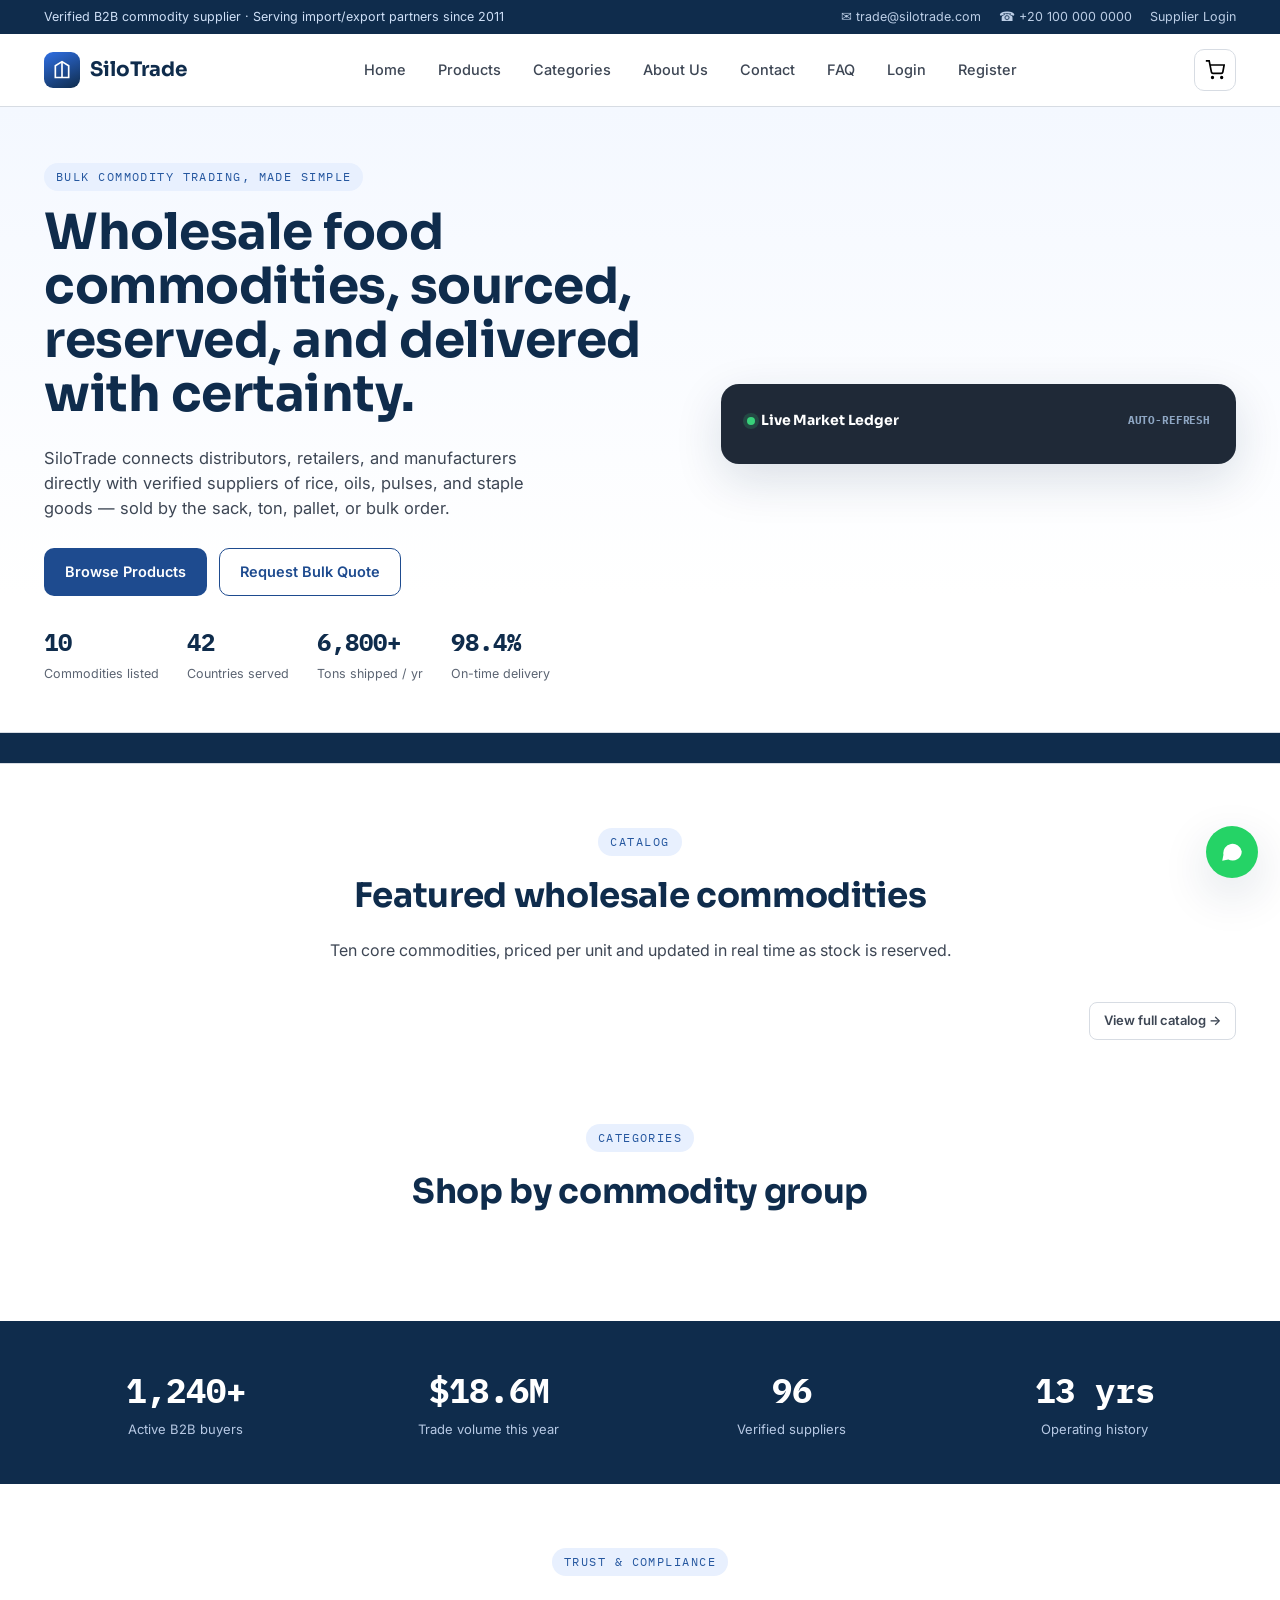
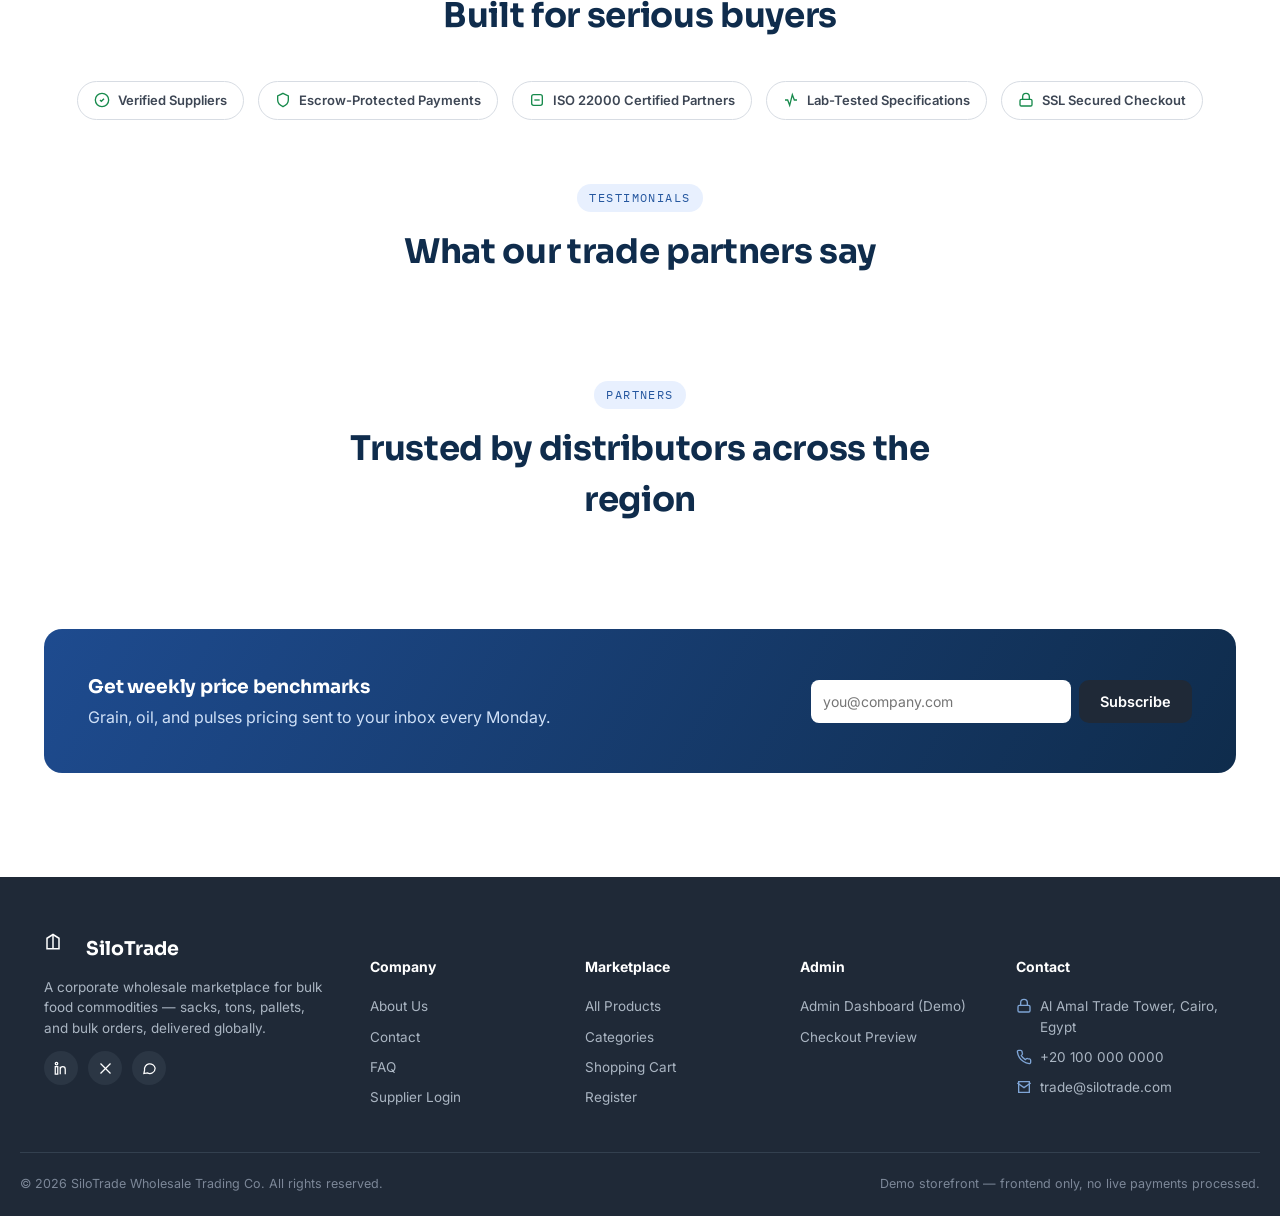
<file: textile.html>
<!DOCTYPE html>
<html lang="en">
<head>
<meta charset="UTF-8">
<meta name="viewport" content="width=device-width, initial-scale=1.0">
<title>SiloTrade — B2B Wholesale Commodities Marketplace</title>
<meta name="description" content="SiloTrade is a corporate wholesale marketplace for bulk food commodities: rice, oils, sugar, pulses, and more, sold by the sack, ton, pallet, or bulk order.">
<link rel="preconnect" href="https://fonts.googleapis.com">
<link href="https://fonts.googleapis.com/css2?family=Sora:wght@500;600;700;800&family=Inter:wght@400;500;600;700&family=IBM+Plex+Mono:wght@500;600&display=swap" rel="stylesheet">
<style>
/* ============ TOKENS ============ */
:root{
  --blue-900:#0f2c4c;
  --blue-700:#1e4b8f;
  --blue-600:#25579f;
  --blue-500:#2f6fe4;
  --blue-100:#e8f0fe;
  --blue-50:#f4f8ff;
  --gray-900:#1f2937;
  --gray-700:#3d4654;
  --gray-600:#5b6472;
  --gray-400:#93a0b0;
  --gray-300:#d7dce3;
  --gray-100:#f5f7fa;
  --white:#ffffff;
  --green:#178a4c;
  --green-bg:#e7f6ee;
  --amber:#a86608;
  --amber-bg:#fdf1de;
  --red:#c0362c;
  --red-bg:#fbe9e8;
  --radius-lg:18px;
  --radius-md:12px;
  --radius-sm:8px;
  --shadow-sm: 0 1px 3px rgba(15,44,76,0.06);
  --shadow-md: 0 6px 24px rgba(15,44,76,0.09);
  --shadow-lg: 0 16px 48px rgba(15,44,76,0.14);
  --font-display:'Sora',sans-serif;
  --font-body:'Inter',sans-serif;
  --font-mono:'IBM Plex Mono',monospace;
}
*{box-sizing:border-box;}
html{scroll-behavior:smooth;}
@media (prefers-reduced-motion:reduce){ html{scroll-behavior:auto;} *{animation-duration:0.001ms !important; animation-iteration-count:1 !important; transition-duration:0.001ms !important;} }
body{margin:0;font-family:var(--font-body);color:var(--gray-900);background:var(--white);line-height:1.5;-webkit-font-smoothing:antialiased;}
h1,h2,h3,h4{font-family:var(--font-display);color:var(--blue-900);margin:0 0 .5em;letter-spacing:-0.01em;}
p{margin:0 0 1em;color:var(--gray-700);}
a{color:inherit;text-decoration:none;}
ul{margin:0;padding:0;list-style:none;}
button{font-family:var(--font-body);cursor:pointer;}
.mono{font-family:var(--font-mono);}
img,svg{display:block;max-width:100%;}
:focus-visible{outline:3px solid var(--blue-500);outline-offset:2px;}
.container{max-width:1240px;margin:0 auto;padding:0 24px;}
.section{padding:64px 0;}
.section-head{text-align:center;max-width:640px;margin:0 auto 40px;}
.eyebrow{display:inline-block;font-family:var(--font-mono);font-size:12px;letter-spacing:.12em;text-transform:uppercase;color:var(--blue-600);background:var(--blue-100);padding:5px 12px;border-radius:100px;margin-bottom:14px;}
.section-head h2{font-size:clamp(24px,3vw,34px);}
.section-head p{font-size:16px;}
.btn{display:inline-flex;align-items:center;justify-content:center;gap:8px;border-radius:10px;padding:12px 20px;font-weight:600;font-size:14.5px;border:1px solid transparent;transition:all .15s ease;white-space:nowrap;}
.btn-primary{background:var(--blue-700);color:#fff;}
.btn-primary:hover{background:var(--blue-900);}
.btn-outline{background:#fff;color:var(--blue-700);border-color:var(--blue-700);}
.btn-outline:hover{background:var(--blue-50);}
.btn-ghost{background:transparent;color:var(--gray-700);border-color:var(--gray-300);}
.btn-ghost:hover{background:var(--gray-100);}
.btn-dark{background:var(--gray-900);color:#fff;}
.btn-dark:hover{background:#000;}
.btn-sm{padding:8px 14px;font-size:13px;border-radius:8px;}
.btn-block{width:100%;}
.btn:disabled{opacity:.5;cursor:not-allowed;}
.card{background:#fff;border:1px solid var(--gray-300);border-radius:var(--radius-lg);box-shadow:var(--shadow-sm);}
.badge{display:inline-flex;align-items:center;gap:5px;font-size:12px;font-weight:600;padding:4px 10px;border-radius:100px;font-family:var(--font-mono);}
.badge-instock{background:var(--green-bg);color:var(--green);}
.badge-low{background:var(--amber-bg);color:var(--amber);}
.badge-out{background:var(--red-bg);color:var(--red);}
.icon{width:20px;height:20px;flex-shrink:0;}

/* ============ NAV ============ */
.topbar{background:var(--blue-900);color:#cfe0f7;font-size:12.5px;}
.topbar .container{display:flex;justify-content:space-between;align-items:center;height:34px;flex-wrap:wrap;gap:6px;}
.topbar a{opacity:.9;display:inline-flex;align-items:center;gap:5px;}
.topbar a:hover{opacity:1;text-decoration:underline;}
.topbar .tb-right{display:flex;gap:18px;}
nav.mainnav{position:sticky;top:0;z-index:500;background:rgba(255,255,255,.92);backdrop-filter:blur(8px);border-bottom:1px solid var(--gray-300);}
.navwrap{display:flex;align-items:center;justify-content:space-between;height:72px;gap:20px;}
.logo{display:flex;align-items:center;gap:10px;font-family:var(--font-display);font-weight:700;font-size:20px;color:var(--blue-900);flex-shrink:0;}
.logo .logo-mark{width:36px;height:36px;border-radius:9px;background:linear-gradient(155deg,var(--blue-500),var(--blue-900));display:flex;align-items:center;justify-content:center;}
.logo .logo-mark svg{width:20px;height:20px;stroke:#fff;}
.navlinks{display:flex;gap:4px;flex:1;justify-content:center;flex-wrap:wrap;}
.navlinks a{padding:10px 14px;border-radius:8px;font-size:14.5px;font-weight:500;color:var(--gray-700);}
.navlinks a:hover{background:var(--gray-100);color:var(--blue-700);}
.navlinks a.active{color:var(--blue-700);background:var(--blue-100);font-weight:600;}
.navactions{display:flex;align-items:center;gap:8px;flex-shrink:0;}
.iconbtn{position:relative;width:42px;height:42px;border-radius:10px;border:1px solid var(--gray-300);background:#fff;display:flex;align-items:center;justify-content:center;}
.iconbtn:hover{background:var(--gray-100);}
.cart-count{position:absolute;top:-6px;right:-6px;background:var(--blue-700);color:#fff;font-size:11px;font-weight:700;min-width:18px;height:18px;border-radius:100px;display:flex;align-items:center;justify-content:center;padding:0 4px;font-family:var(--font-mono);}
.navburger{display:none;}
@media(max-width:960px){
  .navlinks{position:fixed;top:106px;left:0;right:0;background:#fff;flex-direction:column;padding:10px 16px 20px;border-bottom:1px solid var(--gray-300);display:none;box-shadow:var(--shadow-md);max-height:calc(100vh - 106px);overflow:auto;}
  .navlinks.open{display:flex;}
  .navlinks a{width:100%;padding:12px 10px;}
  .navburger{display:flex;width:42px;height:42px;border-radius:10px;border:1px solid var(--gray-300);align-items:center;justify-content:center;background:#fff;}
  .topbar .tb-right{display:none;}
}

/* ============ HERO ============ */
.hero{background:linear-gradient(180deg,var(--blue-50) 0%, #fff 78%);padding:56px 0 0;}
.hero-grid{display:grid;grid-template-columns:1.1fr .9fr;gap:48px;align-items:center;padding-bottom:48px;}
.hero h1{font-size:clamp(30px,4.2vw,50px);line-height:1.08;}
.hero-stats{display:flex;gap:28px;margin-top:28px;flex-wrap:wrap;}
.hero-stats .stat b{display:block;font-family:var(--font-mono);font-size:24px;color:var(--blue-900);}
.hero-stats .stat span{font-size:12.5px;color:var(--gray-600);}
.hero-actions{display:flex;gap:12px;margin-top:28px;flex-wrap:wrap;}
.hero-visual{background:var(--gray-900);border-radius:var(--radius-lg);padding:26px;color:#e7edf5;box-shadow:var(--shadow-lg);}
.hero-visual h4{color:#fff;font-size:14px;display:flex;justify-content:space-between;align-items:center;}
.live-dot{width:8px;height:8px;border-radius:100px;background:#38d17a;display:inline-block;margin-right:6px;box-shadow:0 0 0 4px rgba(56,209,122,.18);}
.hv-row{display:flex;justify-content:space-between;padding:10px 0;border-top:1px dashed #3a4a60;font-family:var(--font-mono);font-size:13px;}
.hv-row span:first-child{color:#b7c4d6;font-family:var(--font-body);}
.hv-row .up{color:#38d17a;}
.hv-row .down{color:#f0725a;}

/* Ticker / signature element */
.ticker-wrap{border-top:1px solid var(--gray-300);border-bottom:1px solid var(--gray-300);background:var(--blue-900);overflow:hidden;white-space:nowrap;}
.ticker-track{display:inline-flex;animation:ticker 32s linear infinite;padding:12px 0;}
@keyframes ticker{from{transform:translateX(0);}to{transform:translateX(-50%);}}
.ticker-item{display:inline-flex;align-items:center;gap:8px;padding:0 28px;border-right:1px solid #26456e;font-family:var(--font-mono);font-size:13px;color:#cfe0f7;}
.ticker-item b{color:#fff;font-weight:600;}
.ticker-wrap:hover .ticker-track{animation-play-state:paused;}

/* ============ BREADCRUMB ============ */
.breadcrumb{padding:16px 0;font-size:13.5px;color:var(--gray-600);border-bottom:1px solid var(--gray-300);}
.breadcrumb a:hover{color:var(--blue-700);text-decoration:underline;}
.breadcrumb .sep{margin:0 6px;color:var(--gray-400);}

/* ============ FILTER BAR ============ */
.filterbar{background:var(--gray-100);border:1px solid var(--gray-300);border-radius:var(--radius-md);padding:18px;display:grid;grid-template-columns:1.6fr repeat(4,1fr) auto;gap:12px;margin-bottom:32px;align-items:end;}
.filterbar .fld{display:flex;flex-direction:column;gap:6px;}
.filterbar label{font-size:11.5px;font-weight:600;color:var(--gray-600);text-transform:uppercase;letter-spacing:.04em;}
.filterbar input, .filterbar select, select, input[type=text],input[type=email],input[type=tel],input[type=number],input[type=search],textarea{
  font-family:var(--font-body);font-size:14px;padding:10px 12px;border-radius:8px;border:1px solid var(--gray-300);background:#fff;color:var(--gray-900);width:100%;
}
.filterbar input:focus,.filterbar select:focus{border-color:var(--blue-500);}
.searchwrap{position:relative;}
.searchwrap .icon{position:absolute;left:12px;top:50%;transform:translateY(-50%);color:var(--gray-400);}
.searchwrap input{padding-left:38px;}
@media(max-width:1080px){.filterbar{grid-template-columns:1fr 1fr;}}

.toolbar-row{display:flex;justify-content:space-between;align-items:center;margin-bottom:20px;flex-wrap:wrap;gap:10px;}
.result-count{font-size:14px;color:var(--gray-600);}
.sortwrap{display:flex;align-items:center;gap:8px;font-size:13.5px;}
.sortwrap select{width:auto;}

/* ============ PRODUCT GRID / CARDS ============ */
.grid-products{display:grid;grid-template-columns:repeat(auto-fill,minmax(290px,1fr));gap:24px;}
.pcard{display:flex;flex-direction:column;overflow:hidden;transition:box-shadow .15s ease, transform .15s ease;}
.pcard:hover{box-shadow:var(--shadow-md);transform:translateY(-2px);}
.pimg{position:relative;height:150px;display:flex;align-items:center;justify-content:center;background:repeating-linear-gradient(135deg, var(--c1), var(--c1) 12px, var(--c2) 12px, var(--c2) 24px);}
.pimg svg{width:52px;height:52px;stroke:#fff;opacity:.95;position:relative;z-index:2;}
.pimg::after{content:"";position:absolute;inset:0;background:rgba(15,44,76,.06);}
.pimg .origin-flag{position:absolute;top:10px;left:10px;background:rgba(255,255,255,.92);font-size:11px;font-weight:700;padding:4px 9px;border-radius:100px;color:var(--gray-900);z-index:3;}
.pimg .cat-tag{position:absolute;top:10px;right:10px;background:rgba(15,44,76,.55);color:#fff;font-size:10.5px;font-weight:600;padding:4px 9px;border-radius:100px;z-index:3;text-transform:uppercase;letter-spacing:.03em;}
.pbody{padding:18px;display:flex;flex-direction:column;gap:10px;flex:1;}
.pbody h3{font-size:17px;margin-bottom:0;}
.pdesc{font-size:13.5px;color:var(--gray-600);margin-bottom:0;min-height:38px;}
.pmeta-row{display:flex;justify-content:space-between;align-items:center;font-size:13px;}
.price-tag{font-family:var(--font-mono);font-weight:600;font-size:19px;color:var(--blue-900);}
.price-tag small{font-family:var(--font-body);font-weight:500;font-size:12px;color:var(--gray-600);}
.pspecs{display:flex;flex-direction:column;gap:5px;font-size:12.8px;color:var(--gray-700);border-top:1px dashed var(--gray-300);border-bottom:1px dashed var(--gray-300);padding:10px 0;}
.pspecs div{display:flex;justify-content:space-between;gap:8px;}
.pspecs span:last-child{font-family:var(--font-mono);color:var(--gray-900);font-weight:500;text-align:right;}
.stockline{font-size:12.5px;color:var(--gray-600);display:flex;justify-content:space-between;align-items:center;}
.stockline b{font-family:var(--font-mono);color:var(--gray-900);}
.pactions{display:flex;flex-direction:column;gap:8px;margin-top:auto;padding-top:4px;}
.pactions .row2{display:flex;gap:8px;}
.pactions .row2 .btn{flex:1;}

/* ============ CATEGORIES ============ */
.cat-grid{display:grid;grid-template-columns:repeat(auto-fit,minmax(180px,1fr));gap:18px;}
.cat-card{padding:22px;text-align:center;border-radius:var(--radius-md);border:1px solid var(--gray-300);transition:.15s;}
.cat-card:hover{border-color:var(--blue-500);box-shadow:var(--shadow-sm);}
.cat-card .cico{width:48px;height:48px;border-radius:12px;background:var(--blue-100);display:flex;align-items:center;justify-content:center;margin:0 auto 12px;}
.cat-card .cico svg{width:24px;height:24px;stroke:var(--blue-700);}
.cat-card h4{margin:0 0 4px;font-size:15.5px;}
.cat-card span{font-size:12.5px;color:var(--gray-600);}

/* ============ TRUST / STATS / PARTNERS ============ */
.stats-strip{background:var(--blue-900);color:#fff;padding:44px 0;}
.stats-strip .grid4{display:grid;grid-template-columns:repeat(4,1fr);gap:20px;text-align:center;}
.stats-strip b{display:block;font-family:var(--font-mono);font-size:clamp(22px,3vw,34px);}
.stats-strip span{font-size:13px;color:#b7c9e4;}
@media(max-width:760px){.stats-strip .grid4{grid-template-columns:repeat(2,1fr);}}

.trust-row{display:flex;flex-wrap:wrap;gap:14px;justify-content:center;}
.trust-badge{display:flex;align-items:center;gap:8px;border:1px solid var(--gray-300);border-radius:100px;padding:9px 16px;font-size:13px;font-weight:600;color:var(--gray-700);}
.trust-badge svg{width:16px;height:16px;stroke:var(--green);}

.partners-grid{display:grid;grid-template-columns:repeat(auto-fit,minmax(140px,1fr));gap:16px;}
.partner-box{border:1px solid var(--gray-300);border-radius:var(--radius-sm);padding:20px 10px;text-align:center;font-family:var(--font-display);font-weight:700;color:var(--gray-400);font-size:14px;letter-spacing:.02em;}

.testi-grid{display:grid;grid-template-columns:repeat(auto-fit,minmax(280px,1fr));gap:22px;}
.testi-card{padding:24px;}
.testi-card .stars{color:#eab308;font-size:14px;margin-bottom:10px;letter-spacing:2px;}
.testi-card p{font-size:14.5px;color:var(--gray-700);}
.testi-who{display:flex;align-items:center;gap:10px;margin-top:14px;}
.testi-avatar{width:38px;height:38px;border-radius:100px;background:var(--blue-100);color:var(--blue-700);display:flex;align-items:center;justify-content:center;font-weight:700;font-family:var(--font-display);font-size:14px;}
.testi-who b{font-size:13.5px;display:block;}
.testi-who span{font-size:12px;color:var(--gray-600);}

/* payment icons */
.pay-icons{display:flex;gap:10px;flex-wrap:wrap;}
.pay-icon{border:1px solid var(--gray-300);border-radius:8px;padding:8px 12px;font-size:12px;font-weight:700;font-family:var(--font-mono);color:var(--gray-700);background:#fff;}

/* ============ FAQ ============ */
.faq-item{border-bottom:1px solid var(--gray-300);}
.faq-q{display:flex;justify-content:space-between;align-items:center;padding:18px 4px;cursor:pointer;font-weight:600;font-size:15px;color:var(--gray-900);}
.faq-q .chev{transition:transform .2s;color:var(--blue-700);}
.faq-item.open .chev{transform:rotate(180deg);}
.faq-a{max-height:0;overflow:hidden;transition:max-height .2s ease;font-size:14px;color:var(--gray-600);}
.faq-item.open .faq-a{max-height:240px;padding-bottom:16px;}

/* ============ NEWSLETTER ============ */
.newsletter{background:linear-gradient(120deg,var(--blue-700),var(--blue-900));border-radius:var(--radius-lg);padding:44px;color:#fff;display:flex;justify-content:space-between;align-items:center;gap:24px;flex-wrap:wrap;}
.newsletter h3{color:#fff;margin-bottom:4px;}
.newsletter p{color:#cfe0f7;margin-bottom:0;}
.nform{display:flex;gap:8px;flex-wrap:wrap;}
.nform input{width:260px;border:none;}
@media(max-width:640px){.nform input{width:100%;}}

/* ============ FOOTER ============ */
footer{background:var(--gray-900);color:#c6cdd7;padding:56px 0 0;margin-top:40px;}
.footer-grid{display:grid;grid-template-columns:1.6fr 1fr 1fr 1fr 1.2fr;gap:32px;padding-bottom:40px;border-bottom:1px solid #33404f;}
footer h5{color:#fff;font-size:14px;margin-bottom:14px;}
footer a{font-size:13.5px;color:#aab5c2;display:block;padding:5px 0;}
footer a:hover{color:#fff;}
.footer-logo{display:flex;align-items:center;gap:10px;font-family:var(--font-display);font-weight:700;font-size:19px;color:#fff;margin-bottom:12px;}
.footer-contact li{display:flex;gap:8px;align-items:flex-start;font-size:13.5px;color:#aab5c2;padding:5px 0;}
.footer-contact svg{width:16px;height:16px;stroke:#7fa5d6;flex-shrink:0;margin-top:2px;}
.footer-bottom{display:flex;justify-content:space-between;padding:22px 0;font-size:12.5px;color:#7c8798;flex-wrap:wrap;gap:8px;}
.footer-social{display:flex;gap:10px;}
.footer-social a{width:34px;height:34px;border-radius:100px;background:#2b3644;display:flex;align-items:center;justify-content:center;padding:0;}
.footer-social svg{width:15px;height:15px;stroke:#fff;}
@media(max-width:900px){.footer-grid{grid-template-columns:1fr 1fr;}}

/* WhatsApp float + back to top */
.float-actions{position:fixed;right:22px;bottom:22px;display:flex;flex-direction:column;gap:12px;z-index:400;}
.fab{width:52px;height:52px;border-radius:100px;display:flex;align-items:center;justify-content:center;box-shadow:var(--shadow-lg);border:none;}
.fab-whatsapp{background:#25D366;}
.fab-whatsapp svg{width:26px;height:26px;fill:#fff;stroke:none;}
.fab-top{background:var(--blue-900);color:#fff;opacity:0;pointer-events:none;transition:opacity .2s;}
.fab-top.show{opacity:1;pointer-events:auto;}
.fab-top svg{width:20px;height:20px;stroke:#fff;}

/* ============ PAGES ============ */
.page{display:none;}
.page.active{display:block;}
.pagehero{padding:40px 0 8px;}
.pagehero h1{font-size:clamp(24px,3vw,36px);}

/* ============ MODALS ============ */
.modal-overlay{position:fixed;inset:0;background:rgba(15,23,32,.55);display:none;align-items:flex-start;justify-content:center;z-index:900;padding:40px 16px;overflow:auto;}
.modal-overlay.open{display:flex;}
.modal{background:#fff;border-radius:var(--radius-lg);max-width:560px;width:100%;box-shadow:var(--shadow-lg);animation:modalIn .18s ease;}
@keyframes modalIn{from{opacity:0;transform:translateY(10px);}to{opacity:1;transform:translateY(0);}}
.modal-head{display:flex;justify-content:space-between;align-items:center;padding:20px 24px;border-bottom:1px solid var(--gray-300);}
.modal-head h3{margin:0;font-size:18px;}
.modal-close{width:34px;height:34px;border-radius:8px;border:none;background:var(--gray-100);display:flex;align-items:center;justify-content:center;}
.modal-body{padding:22px 24px;max-height:70vh;overflow:auto;}
.modal-foot{padding:18px 24px;border-top:1px solid var(--gray-300);display:flex;justify-content:flex-end;gap:10px;}
.formgrid{display:grid;grid-template-columns:1fr 1fr;gap:14px;}
.formgrid .full{grid-column:1/-1;}
.formfld label{font-size:12.5px;font-weight:600;color:var(--gray-700);display:block;margin-bottom:6px;}
.formfld{margin-bottom:0;}
.help-text{font-size:12px;color:var(--gray-600);margin-top:5px;}
.modal-summary{background:var(--gray-100);border-radius:var(--radius-sm);padding:14px 16px;font-size:13.5px;margin-bottom:16px;}
.modal-summary .row{display:flex;justify-content:space-between;padding:4px 0;}
.toast-wrap{position:fixed;top:20px;right:20px;z-index:1000;display:flex;flex-direction:column;gap:10px;}
.toast{background:var(--gray-900);color:#fff;padding:14px 18px;border-radius:10px;font-size:13.5px;box-shadow:var(--shadow-lg);display:flex;gap:10px;align-items:center;min-width:260px;animation:toastIn .2s ease;}
.toast.success{background:var(--green);}
.toast.error{background:var(--red);}
@keyframes toastIn{from{opacity:0;transform:translateX(16px);}to{opacity:1;transform:translateX(0);}}

/* ============ SKELETON LOADER ============ */
.skeleton{border-radius:var(--radius-lg);overflow:hidden;background:var(--gray-100);height:360px;position:relative;}
.skeleton::after{content:"";position:absolute;inset:0;background:linear-gradient(90deg,transparent,rgba(255,255,255,.7),transparent);animation:shimmer 1.3s infinite;}
@keyframes shimmer{from{transform:translateX(-100%);}to{transform:translateX(100%);}}
.spinner{width:20px;height:20px;border:3px solid rgba(255,255,255,.35);border-top-color:#fff;border-radius:100px;animation:spin .7s linear infinite;}
.spinner.dark{border:3px solid var(--gray-300);border-top-color:var(--blue-700);}
@keyframes spin{to{transform:rotate(360deg);}}

/* ============ FORM PAGES: LOGIN/REGISTER/CHECKOUT ============ */
.authwrap{max-width:440px;margin:0 auto;padding:48px 0 80px;}
.authwrap .card{padding:32px;}
.divider-or{display:flex;align-items:center;gap:12px;color:var(--gray-400);font-size:12.5px;margin:18px 0;}
.divider-or::before,.divider-or::after{content:"";flex:1;height:1px;background:var(--gray-300);}
.formstack{display:flex;flex-direction:column;gap:14px;}
.checkwrap{display:grid;grid-template-columns:1.4fr 1fr;gap:32px;align-items:start;padding:32px 0 80px;}
@media(max-width:900px){.checkwrap{grid-template-columns:1fr;}}
.checkout-card{padding:24px;margin-bottom:20px;}
.checkout-card h3{font-size:16px;display:flex;align-items:center;gap:8px;}
.checkout-card h3 .num{width:24px;height:24px;border-radius:100px;background:var(--blue-700);color:#fff;font-size:12px;display:flex;align-items:center;justify-content:center;font-family:var(--font-mono);}
.pay-method{border:1.5px solid var(--gray-300);border-radius:var(--radius-sm);padding:14px;display:flex;align-items:center;gap:10px;margin-bottom:10px;cursor:pointer;}
.pay-method.selected{border-color:var(--blue-600);background:var(--blue-50);}
.summary-card{position:sticky;top:90px;}
.summary-line{display:flex;justify-content:space-between;font-size:14px;padding:8px 0;border-bottom:1px dashed var(--gray-300);}
.summary-line.total{border-bottom:none;padding-top:14px;font-weight:700;font-size:17px;color:var(--blue-900);font-family:var(--font-mono);}
.cart-line{display:flex;gap:12px;align-items:center;padding:12px 0;border-bottom:1px solid var(--gray-300);}
.cart-line .thumb{width:52px;height:52px;border-radius:8px;flex-shrink:0;display:flex;align-items:center;justify-content:center;}
.cart-line .thumb svg{width:24px;height:24px;stroke:#fff;}
.cart-line .grow{flex:1;}
.qty-adj{display:flex;align-items:center;gap:8px;}
.qty-adj button{width:26px;height:26px;border-radius:6px;border:1px solid var(--gray-300);background:#fff;}
.empty-state{text-align:center;padding:60px 20px;color:var(--gray-600);}
.empty-state svg{width:56px;height:56px;stroke:var(--gray-400);margin:0 auto 16px;}

/* ============ ADMIN ============ */
.admin-shell{display:grid;grid-template-columns:230px 1fr;min-height:640px;}
.admin-side{background:var(--gray-900);color:#c6cdd7;padding:24px 14px;}
.admin-side .brand{color:#fff;font-family:var(--font-display);font-weight:700;padding:0 10px 20px;font-size:16px;}
.admin-side a{display:flex;align-items:center;gap:10px;padding:11px 12px;border-radius:8px;font-size:13.5px;margin-bottom:2px;}
.admin-side a.active,.admin-side a:hover{background:#2b3644;color:#fff;}
.admin-side svg{width:17px;height:17px;stroke:currentColor;}
.admin-main{padding:28px;background:var(--gray-100);}
.admin-topline{display:flex;justify-content:space-between;align-items:center;margin-bottom:22px;}
.kpi-grid{display:grid;grid-template-columns:repeat(5,1fr);gap:16px;margin-bottom:26px;}
.kpi-card{background:#fff;border-radius:var(--radius-md);padding:18px;border:1px solid var(--gray-300);}
.kpi-card span{font-size:12px;color:var(--gray-600);text-transform:uppercase;letter-spacing:.03em;}
.kpi-card b{display:block;font-family:var(--font-mono);font-size:24px;color:var(--blue-900);margin-top:6px;}
@media(max-width:1100px){.kpi-grid{grid-template-columns:repeat(2,1fr);}.admin-shell{grid-template-columns:1fr;}.admin-side{display:flex;overflow:auto;gap:4px;}}
.admin-panel{background:#fff;border-radius:var(--radius-md);border:1px solid var(--gray-300);padding:20px;margin-bottom:20px;}
.admin-panel h4{display:flex;justify-content:space-between;align-items:center;font-size:15px;}
table{width:100%;border-collapse:collapse;font-size:13.5px;}
th{text-align:left;color:var(--gray-600);font-weight:600;font-size:11.5px;text-transform:uppercase;letter-spacing:.03em;padding:10px 8px;border-bottom:1px solid var(--gray-300);}
td{padding:12px 8px;border-bottom:1px solid var(--gray-300);}
tr:last-child td{border-bottom:none;}
.alert-row{display:flex;justify-content:space-between;align-items:center;padding:10px 0;border-bottom:1px solid var(--gray-300);font-size:13.5px;}
.alert-row:last-child{border-bottom:none;}
.admin-actions button{background:none;border:none;color:var(--blue-700);font-size:13px;font-weight:600;margin-right:10px;}
.admin-actions button.danger{color:var(--red);}
.tab-row{display:flex;gap:8px;margin-bottom:16px;}
.tab-btn{padding:8px 16px;border-radius:100px;border:1px solid var(--gray-300);background:#fff;font-size:13px;font-weight:600;color:var(--gray-600);}
.tab-btn.active{background:var(--blue-700);color:#fff;border-color:var(--blue-700);}
</style>
</head>
<body>

<!-- ============ TOAST CONTAINER ============ -->
<div class="toast-wrap" id="toastWrap"></div>

<!-- ============ TOP UTILITY BAR ============ -->
<div class="topbar">
  <div class="container">
    <span>Verified B2B commodity supplier · Serving import/export partners since 2011</span>
    <div class="tb-right">
      <a href="mailto:trade@silotrade.com">✉ trade@silotrade.com</a>
      <a href="tel:+201000000000">☎ +20 100 000 0000</a>
      <a href="#" data-page="login">Supplier Login</a>
    </div>
  </div>
</div>

<!-- ============ MAIN NAV ============ -->
<nav class="mainnav">
  <div class="container navwrap">
    <button class="navburger" id="burgerBtn" aria-label="Toggle menu">
      <svg class="icon" viewBox="0 0 24 24" fill="none" stroke="currentColor" stroke-width="2"><line x1="3" y1="6" x2="21" y2="6"/><line x1="3" y1="12" x2="21" y2="12"/><line x1="3" y1="18" x2="21" y2="18"/></svg>
    </button>
    <a href="#" class="logo" data-page="home">
      <span class="logo-mark"><svg viewBox="0 0 24 24" fill="none" stroke="currentColor" stroke-width="2"><path d="M12 2 L20 7 V21 H4 V7 Z"/><line x1="12" y1="2" x2="12" y2="21"/></svg></span>
      SiloTrade
    </a>
    <div class="navlinks" id="navLinks">
      <a href="#" data-page="home">Home</a>
      <a href="#" data-page="products">Products</a>
      <a href="#" data-page="categories">Categories</a>
      <a href="#" data-page="about">About Us</a>
      <a href="#" data-page="contact">Contact</a>
      <a href="#" data-page="faq">FAQ</a>
      <a href="#" data-page="login">Login</a>
      <a href="#" data-page="register">Register</a>
    </div>
    <div class="navactions">
      <button class="iconbtn" id="cartBtn" data-page="cart" aria-label="Shopping cart">
        <svg class="icon" viewBox="0 0 24 24" fill="none" stroke="currentColor" stroke-width="2"><circle cx="9" cy="21" r="1"/><circle cx="20" cy="21" r="1"/><path d="M1 1h4l2.68 13.39a2 2 0 0 0 2 1.61h9.72a2 2 0 0 0 2-1.61L23 6H6"/></svg>
        <span class="cart-count" id="cartCount" style="display:none;">0</span>
      </button>
    </div>
  </div>
</nav>

<!-- ============ HOME PAGE ============ -->
<main>
<section class="page active" id="page-home">

  <div class="hero">
    <div class="container hero-grid">
      <div>
        <span class="eyebrow">Bulk commodity trading, made simple</span>
        <h1>Wholesale food commodities, sourced, reserved, and delivered with certainty.</h1>
        <p style="font-size:16.5px;max-width:520px;">SiloTrade connects distributors, retailers, and manufacturers directly with verified suppliers of rice, oils, pulses, and staple goods — sold by the sack, ton, pallet, or bulk order.</p>
        <div class="hero-actions">
          <a class="btn btn-primary" href="#" data-page="products">Browse Products</a>
          <a class="btn btn-outline" href="#" data-page="contact">Request Bulk Quote</a>
        </div>
        <div class="hero-stats">
          <div class="stat"><b class="mono" id="statProducts">10</b><span>Commodities listed</span></div>
          <div class="stat"><b class="mono">42</b><span>Countries served</span></div>
          <div class="stat"><b class="mono">6,800+</b><span>Tons shipped / yr</span></div>
          <div class="stat"><b class="mono">98.4%</b><span>On-time delivery</span></div>
        </div>
      </div>
      <div class="hero-visual">
        <h4><span><span class="live-dot"></span>Live Market Ledger</span><span class="mono" style="color:#8fa7c4;font-size:11px;">AUTO-REFRESH</span></h4>
        <div id="heroLedger"></div>
      </div>
    </div>
  </div>

  <div class="ticker-wrap">
    <div class="ticker-track" id="tickerTrack"></div>
  </div>

  <div class="section">
    <div class="container">
      <div class="section-head">
        <span class="eyebrow">Catalog</span>
        <h2>Featured wholesale commodities</h2>
        <p>Ten core commodities, priced per unit and updated in real time as stock is reserved.</p>
      </div>
      <div class="toolbar-row">
        <span class="result-count" id="homeCount"></span>
        <a class="btn btn-ghost btn-sm" href="#" data-page="products">View full catalog →</a>
      </div>
      <div class="grid-products" id="homeGrid"></div>
    </div>
  </div>

  <div class="section" style="padding-top:0;">
    <div class="container">
      <div class="section-head">
        <span class="eyebrow">Categories</span>
        <h2>Shop by commodity group</h2>
      </div>
      <div class="cat-grid" id="catGridHome"></div>
    </div>
  </div>

  <div class="stats-strip">
    <div class="container grid4">
      <div><b>1,240+</b><span>Active B2B buyers</span></div>
      <div><b>$18.6M</b><span>Trade volume this year</span></div>
      <div><b>96</b><span>Verified suppliers</span></div>
      <div><b>13 yrs</b><span>Operating history</span></div>
    </div>
  </div>

  <div class="section">
    <div class="container">
      <div class="section-head">
        <span class="eyebrow">Trust & compliance</span>
        <h2>Built for serious buyers</h2>
      </div>
      <div class="trust-row">
        <span class="trust-badge"><svg viewBox="0 0 24 24" fill="none" stroke-width="2"><path d="M9 12l2 2 4-4"/><circle cx="12" cy="12" r="10"/></svg>Verified Suppliers</span>
        <span class="trust-badge"><svg viewBox="0 0 24 24" fill="none" stroke-width="2"><path d="M12 2l8 4v6c0 5-3.5 8-8 10-4.5-2-8-5-8-10V6z"/></svg>Escrow-Protected Payments</span>
        <span class="trust-badge"><svg viewBox="0 0 24 24" fill="none" stroke-width="2"><rect x="4" y="4" width="16" height="16" rx="3"/><path d="M8 12h8"/></svg>ISO 22000 Certified Partners</span>
        <span class="trust-badge"><svg viewBox="0 0 24 24" fill="none" stroke-width="2"><path d="M3 12h4l3 8 4-16 3 8h4"/></svg>Lab-Tested Specifications</span>
        <span class="trust-badge"><svg viewBox="0 0 24 24" fill="none" stroke-width="2"><rect x="3" y="11" width="18" height="10" rx="2"/><path d="M7 11V7a5 5 0 0110 0v4"/></svg>SSL Secured Checkout</span>
      </div>
    </div>
  </div>

  <div class="section" style="padding-top:0;">
    <div class="container">
      <div class="section-head">
        <span class="eyebrow">Testimonials</span>
        <h2>What our trade partners say</h2>
      </div>
      <div class="testi-grid" id="testiGrid"></div>
    </div>
  </div>

  <div class="section" style="padding-top:0;">
    <div class="container">
      <div class="section-head">
        <span class="eyebrow">Partners</span>
        <h2>Trusted by distributors across the region</h2>
      </div>
      <div class="partners-grid" id="partnerGrid"></div>
    </div>
  </div>

  <div class="section" style="padding-top:0;">
    <div class="container">
      <div class="newsletter">
        <div>
          <h3>Get weekly price benchmarks</h3>
          <p>Grain, oil, and pulses pricing sent to your inbox every Monday.</p>
        </div>
        <form class="nform" id="newsletterForm">
          <input type="email" placeholder="you@company.com" required id="newsletterEmail">
          <button class="btn btn-dark" type="submit">Subscribe</button>
        </form>
      </div>
    </div>
  </div>

</section>

<!-- ============ PRODUCTS PAGE ============ -->
<section class="page" id="page-products">
  <div class="breadcrumb"><div class="container"><a href="#" data-page="home">Home</a><span class="sep">/</span><span>Products</span></div></div>
  <div class="container" style="padding-top:32px;">
    <div class="section-head" style="margin-bottom:24px;">
      <h2>Full product catalog</h2>
      <p>Search and filter across all wholesale commodities currently available for reservation and purchase.</p>
    </div>
    <div class="filterbar">
      <div class="fld searchwrap">
        <label for="searchInput">Search</label>
        <svg class="icon" viewBox="0 0 24 24" fill="none" stroke="currentColor" stroke-width="2"><circle cx="11" cy="11" r="7"/><line x1="21" y1="21" x2="16.65" y2="16.65"/></svg>
        <input type="text" id="searchInput" placeholder="Search rice, oil, sugar…">
      </div>
      <div class="fld"><label for="catFilter">Category</label><select id="catFilter"></select></div>
      <div class="fld"><label for="countryFilter">Origin</label><select id="countryFilter"></select></div>
      <div class="fld"><label for="priceFilter">Price range</label>
        <select id="priceFilter">
          <option value="all">Any price</option>
          <option value="0-100">Under $100 / unit</option>
          <option value="100-300">$100 – $300 / unit</option>
          <option value="300-600">$300 – $600 / unit</option>
          <option value="600-99999">$600+ / unit</option>
        </select>
      </div>
      <div class="fld"><label for="availFilter">Availability</label>
        <select id="availFilter">
          <option value="all">All</option>
          <option value="instock">In Stock</option>
          <option value="low">Low Stock</option>
          <option value="out">Out of Stock</option>
        </select>
      </div>
      <div class="fld"><button class="btn btn-ghost" id="resetFilters" type="button">Reset</button></div>
    </div>
    <div class="toolbar-row">
      <span class="result-count" id="resultCount"></span>
      <div class="sortwrap">
        <label for="sortSelect">Sort by</label>
        <select id="sortSelect">
          <option value="default">Featured</option>
          <option value="price-asc">Price: Low to High</option>
          <option value="price-desc">Price: High to Low</option>
          <option value="newest">Newest</option>
          <option value="stock">Stock: High to Low</option>
          <option value="alpha">Alphabetical</option>
        </select>
      </div>
    </div>
    <div id="productsLoading" class="grid-products">
      <div class="skeleton"></div><div class="skeleton"></div><div class="skeleton"></div>
    </div>
    <div class="grid-products" id="productsGrid" style="display:none;"></div>
    <div class="empty-state" id="noResults" style="display:none;">
      <svg viewBox="0 0 24 24" fill="none" stroke-width="1.5"><circle cx="11" cy="11" r="7"/><line x1="21" y1="21" x2="16.65" y2="16.65"/></svg>
      <h3>No products match your filters</h3>
      <p>Try widening your search or resetting filters.</p>
    </div>
  </div>
  <div style="height:60px;"></div>
</section>

<!-- ============ CATEGORIES PAGE ============ -->
<section class="page" id="page-categories">
  <div class="breadcrumb"><div class="container"><a href="#" data-page="home">Home</a><span class="sep">/</span><span>Categories</span></div></div>
  <div class="container" style="padding:32px 0 70px;">
    <div class="section-head"><h2>Browse by category</h2><p>Six commodity groups covering the core of most wholesale food orders.</p></div>
    <div class="cat-grid" id="catGridFull"></div>
  </div>
</section>

<!-- ============ ABOUT PAGE ============ -->
<section class="page" id="page-about">
  <div class="breadcrumb"><div class="container"><a href="#" data-page="home">Home</a><span class="sep">/</span><span>About Us</span></div></div>
  <div class="container" style="padding:32px 0 70px;max-width:900px;">
    <span class="eyebrow">Our story</span>
    <h1>Straightforward sourcing for wholesale buyers</h1>
    <p style="font-size:16px;">SiloTrade started in 2011 as a regional grain brokerage and has grown into a full commodity marketplace connecting mills, refineries, and packers with distributors and manufacturers worldwide. We hold inventory in bonded warehouses across three ports so that reservations convert into shipments in days, not months.</p>
    <p style="font-size:16px;">Every listing on this platform carries lab-verified specifications — moisture content, purity, Brix level, or acidity, depending on the commodity — so buyers can compare suppliers on facts, not marketing copy.</p>
    <div class="cat-grid" style="margin-top:32px;">
      <div class="cat-card"><h4>Founded</h4><span>2011, Cairo</span></div>
      <div class="cat-card"><h4>Warehouses</h4><span>3 bonded ports</span></div>
      <div class="cat-card"><h4>Team</h4><span>64 trade specialists</span></div>
      <div class="cat-card"><h4>Compliance</h4><span>ISO 22000 · HACCP</span></div>
    </div>
  </div>
</section>

<!-- ============ CONTACT PAGE ============ -->
<section class="page" id="page-contact">
  <div class="breadcrumb"><div class="container"><a href="#" data-page="home">Home</a><span class="sep">/</span><span>Contact</span></div></div>
  <div class="container" style="padding:32px 0 70px;">
    <div class="checkwrap" style="align-items:start;">
      <div>
        <span class="eyebrow">Get in touch</span>
        <h2>Talk to our trade desk</h2>
        <p>For bulk quotations above 500 tons, or supplier onboarding, contact our trade desk directly and we'll respond within one business day.</p>
        <form class="formstack" id="contactForm" style="max-width:480px;">
          <div class="formfld"><label for="cName">Full name</label><input type="text" id="cName" required></div>
          <div class="formfld"><label for="cCompany">Company name</label><input type="text" id="cCompany" required></div>
          <div class="formfld"><label for="cEmail">Email</label><input type="email" id="cEmail" required></div>
          <div class="formfld"><label for="cMsg">Message</label><textarea id="cMsg" rows="4" required></textarea></div>
          <button class="btn btn-primary" type="submit">Send Message</button>
        </form>
      </div>
      <div class="card" style="padding:24px;">
        <h4>Contact information</h4>
        <ul class="footer-contact" style="color:var(--gray-700);">
          <li><svg viewBox="0 0 24 24" fill="none" stroke="var(--blue-700)" stroke-width="2"><rect x="3" y="11" width="18" height="10" rx="2"/><path d="M7 11V7a5 5 0 0110 0v4"/></svg> Al Amal Trade Tower, Downtown Cairo, Egypt</li>
          <li><svg viewBox="0 0 24 24" fill="none" stroke="var(--blue-700)" stroke-width="2"><path d="M22 16.9v3a2 2 0 01-2.2 2 19.8 19.8 0 01-8.6-3.1 19.5 19.5 0 01-6-6A19.8 19.8 0 012.1 4.2 2 2 0 014 2h3a2 2 0 012 1.7c.1.9.3 1.8.6 2.7a2 2 0 01-.4 2.1L8 9.9a16 16 0 006 6l1.5-1.2a2 2 0 012.1-.4c.9.3 1.8.5 2.7.6A2 2 0 0122 16.9z"/></svg> +20 100 000 0000</li>
          <li><svg viewBox="0 0 24 24" fill="none" stroke="var(--blue-700)" stroke-width="2"><path d="M4 4h16v16H4z"/><path d="M22 6l-10 7L2 6"/></svg> trade@silotrade.com</li>
          <li><svg viewBox="0 0 24 24" fill="none" stroke="var(--blue-700)" stroke-width="2"><circle cx="12" cy="12" r="10"/><path d="M12 6v6l4 2"/></svg> Sun–Thu, 9:00–18:00 (EET)</li>
        </ul>
        <a class="btn btn-block" style="background:#25D366;color:#fff;margin-top:10px;" href="https://wa.me/201000000000" target="_blank" rel="noopener">Chat on WhatsApp</a>
      </div>
    </div>
  </div>
</section>

<!-- ============ FAQ PAGE ============ -->
<section class="page" id="page-faq">
  <div class="breadcrumb"><div class="container"><a href="#" data-page="home">Home</a><span class="sep">/</span><span>FAQ</span></div></div>
  <div class="container" style="padding:32px 0 70px;max-width:760px;">
    <div class="section-head"><h2>Frequently asked questions</h2></div>
    <div id="faqList"></div>
  </div>
</section>

<!-- ============ LOGIN PAGE ============ -->
<section class="page" id="page-login">
  <div class="authwrap">
    <div class="card">
      <h2 style="text-align:center;">Supplier & buyer login</h2>
      <p style="text-align:center;font-size:14px;">Access reservations, orders, and quotations.</p>
      <form class="formstack" id="loginForm">
        <div class="formfld"><label for="loginEmail">Email</label><input type="email" id="loginEmail" required></div>
        <div class="formfld"><label for="loginPass">Password</label><input type="password" id="loginPass" required></div>
        <button class="btn btn-primary btn-block" type="submit">Log In</button>
      </form>
      <div class="divider-or">or</div>
      <a class="btn btn-outline btn-block" href="#" data-page="admin">Continue to Admin Dashboard (Demo)</a>
      <p style="text-align:center;font-size:13.5px;margin-top:16px;">No account? <a href="#" data-page="register" style="color:var(--blue-700);font-weight:600;">Register your company</a></p>
    </div>
  </div>
</section>

<!-- ============ REGISTER PAGE ============ -->
<section class="page" id="page-register">
  <div class="authwrap" style="max-width:520px;">
    <div class="card">
      <h2 style="text-align:center;">Register your company</h2>
      <p style="text-align:center;font-size:14px;">Create a buyer account to reserve stock and request quotations.</p>
      <form class="formstack" id="registerForm">
        <div class="formgrid">
          <div class="formfld"><label for="regCompany">Company name</label><input type="text" id="regCompany" required></div>
          <div class="formfld"><label for="regContact">Contact person</label><input type="text" id="regContact" required></div>
          <div class="formfld"><label for="regEmail">Business email</label><input type="email" id="regEmail" required></div>
          <div class="formfld"><label for="regPhone">Phone</label><input type="tel" id="regPhone" required></div>
          <div class="formfld full"><label for="regCountry">Country</label><input type="text" id="regCountry" required></div>
          <div class="formfld full"><label for="regPass">Password</label><input type="password" id="regPass" required></div>
        </div>
        <button class="btn btn-primary btn-block" type="submit" style="margin-top:4px;">Create Account</button>
      </form>
      <p style="text-align:center;font-size:13.5px;margin-top:16px;">Already registered? <a href="#" data-page="login" style="color:var(--blue-700);font-weight:600;">Log in</a></p>
    </div>
  </div>
</section>

<!-- ============ CART PAGE ============ -->
<section class="page" id="page-cart">
  <div class="breadcrumb"><div class="container"><a href="#" data-page="home">Home</a><span class="sep">/</span><span>Shopping Cart</span></div></div>
  <div class="container" style="padding:32px 0 70px;max-width:820px;">
    <h2>Your cart</h2>
    <div id="cartList"></div>
    <div id="cartEmpty" class="empty-state" style="display:none;">
      <svg viewBox="0 0 24 24" fill="none" stroke-width="1.5"><circle cx="9" cy="21" r="1"/><circle cx="20" cy="21" r="1"/><path d="M1 1h4l2.68 13.39a2 2 0 002 1.61h9.72a2 2 0 002-1.61L23 6H6"/></svg>
      <h3>Your cart is empty</h3>
      <p>Browse the catalog and click "Buy Now" to add wholesale lots here.</p>
      <a class="btn btn-primary" href="#" data-page="products">Browse Products</a>
    </div>
    <div id="cartFooter" style="display:none;margin-top:20px;display:flex;justify-content:space-between;align-items:center;">
      <div class="price-tag" id="cartTotal">$0</div>
      <a class="btn btn-primary" href="#" data-page="checkout">Proceed to Checkout →</a>
    </div>
  </div>
</section>

<!-- ============ CHECKOUT PAGE ============ -->
<section class="page" id="page-checkout">
  <div class="breadcrumb"><div class="container"><a href="#" data-page="home">Home</a><span class="sep">/</span><a href="#" data-page="cart">Cart</a><span class="sep">/</span><span>Checkout</span></div></div>
  <div class="container checkwrap">
    <div>
      <div class="checkout-card">
        <h3><span class="num">1</span>Company Information</h3>
        <div class="formgrid" style="margin-top:14px;">
          <div class="formfld"><label>Company name</label><input type="text" id="coCompany"></div>
          <div class="formfld"><label>Tax / VAT ID</label><input type="text" id="coTax"></div>
          <div class="formfld"><label>Contact person</label><input type="text" id="coContact"></div>
          <div class="formfld"><label>Phone</label><input type="tel" id="coPhone"></div>
        </div>
      </div>
      <div class="checkout-card">
        <h3><span class="num">2</span>Billing Information</h3>
        <div class="formgrid" style="margin-top:14px;">
          <div class="formfld full"><label>Billing address</label><input type="text" id="billAddr"></div>
          <div class="formfld"><label>City</label><input type="text" id="billCity"></div>
          <div class="formfld"><label>Country</label><input type="text" id="billCountry"></div>
        </div>
      </div>
      <div class="checkout-card">
        <h3><span class="num">3</span>Shipping Information</h3>
        <div class="formgrid" style="margin-top:14px;">
          <div class="formfld full"><label>Delivery address</label><input type="text" id="shipAddr"></div>
          <div class="formfld"><label>City</label><input type="text" id="shipCity"></div>
          <div class="formfld"><label>Preferred delivery</label>
            <select id="shipMethod"><option>Port pickup</option><option>Freight to warehouse</option><option>Door-to-door delivery</option></select>
          </div>
        </div>
      </div>
      <div class="checkout-card">
        <h3><span class="num">4</span>Payment Method</h3>
        <div id="payMethods" style="margin-top:14px;">
          <label class="pay-method selected" data-method="card"><input type="radio" name="pay" value="card" checked style="accent-color:var(--blue-700);"><span>💳 Credit / Debit Card</span></label>
          <label class="pay-method" data-method="bank"><input type="radio" name="pay" value="bank" style="accent-color:var(--blue-700);"><span>🏦 Bank Transfer</span></label>
          <label class="pay-method" data-method="paypal"><input type="radio" name="pay" value="paypal" style="accent-color:var(--blue-700);"><span>🅿️ PayPal</span></label>
          <label class="pay-method" data-method="cod"><input type="radio" name="pay" value="cod" style="accent-color:var(--blue-700);"><span>📦 Cash on Delivery</span></label>
        </div>
        <div id="cardFields" class="formgrid" style="margin-top:14px;">
          <div class="formfld full"><label>Card number</label><input type="text" placeholder="4242 4242 4242 4242" id="cardNum"></div>
          <div class="formfld"><label>Expiry</label><input type="text" placeholder="MM/YY" id="cardExp"></div>
          <div class="formfld"><label>CVV</label><input type="text" placeholder="123" id="cardCvv"></div>
        </div>
        <div id="bankFields" style="display:none;font-size:13.5px;background:var(--gray-100);padding:14px;border-radius:8px;margin-top:14px;">
          Bank: SiloTrade Commercial Bank · IBAN: EG00 0000 0000 0000 0000 0000 · Reference your order number in the transfer note.
        </div>
        <div id="paypalFields" style="display:none;margin-top:14px;">
          <div class="formfld"><label>PayPal email</label><input type="email" placeholder="you@paypal.com" id="paypalEmail"></div>
        </div>
        <div class="pay-icons" style="margin-top:16px;">
          <span class="pay-icon">VISA</span><span class="pay-icon">MASTERCARD</span><span class="pay-icon">PAYPAL</span><span class="pay-icon">🔒 256-BIT SSL</span>
        </div>
      </div>
    </div>
    <div>
      <div class="card summary-card">
        <div style="padding:22px;">
          <h3 style="font-size:16px;">Order Summary</h3>
          <div id="checkoutItems"></div>
          <div style="display:flex;gap:8px;margin:14px 0;">
            <input type="text" id="couponInput" placeholder="Coupon code">
            <button class="btn btn-ghost btn-sm" id="applyCoupon" type="button">Apply</button>
          </div>
          <div class="help-text" id="couponMsg"></div>
          <div class="summary-line"><span>Subtotal</span><span class="mono" id="sumSubtotal">$0</span></div>
          <div class="summary-line"><span>Discount</span><span class="mono" id="sumDiscount">-$0</span></div>
          <div class="summary-line"><span>Freight & handling</span><span class="mono" id="sumFreight">$0</span></div>
          <div class="summary-line total"><span>Total</span><span id="sumTotal">$0</span></div>
          <button class="btn btn-primary btn-block" id="placeOrderBtn" style="margin-top:16px;">Place Order</button>
          <p class="help-text" style="text-align:center;margin-top:10px;">Payments are simulated in this demo — no real charge occurs.</p>
        </div>
      </div>
    </div>
  </div>
</section>

<!-- ============ ORDER CONFIRMATION ============ -->
<section class="page" id="page-confirm">
  <div class="container" style="padding:70px 0;max-width:560px;text-align:center;">
    <div style="width:70px;height:70px;border-radius:100px;background:var(--green-bg);color:var(--green);display:flex;align-items:center;justify-content:center;margin:0 auto 20px;">
      <svg viewBox="0 0 24 24" fill="none" stroke="currentColor" stroke-width="2" style="width:34px;height:34px;"><path d="M20 6L9 17l-5-5"/></svg>
    </div>
    <h2>Order placed successfully</h2>
    <p>Your order <b class="mono" id="confirmOrderId"></b> has been received. A confirmation and tracking link have been sent to your email (simulated).</p>
    <div class="card" style="padding:20px;text-align:left;margin:20px 0;">
      <div class="summary-line"><span>Order total</span><span class="mono" id="confirmTotal"></span></div>
      <div class="summary-line"><span>Payment method</span><span id="confirmMethod"></span></div>
      <div class="summary-line" style="border-bottom:none;"><span>Estimated tracking updates</span><span>Within 24 hrs</span></div>
    </div>
    <a class="btn btn-primary" href="#" data-page="home">Return to Home</a>
  </div>
</section>

<!-- ============ ADMIN DASHBOARD ============ -->
<section class="page" id="page-admin">
  <div class="admin-shell">
    <aside class="admin-side">
      <div class="brand">SiloTrade Admin</div>
      <a href="#" class="admin-nav active" data-tab="overview"><svg viewBox="0 0 24 24" fill="none" stroke="currentColor" stroke-width="2"><rect x="3" y="3" width="7" height="9"/><rect x="14" y="3" width="7" height="5"/><rect x="14" y="12" width="7" height="9"/><rect x="3" y="16" width="7" height="5"/></svg>Overview</a>
      <a href="#" class="admin-nav" data-tab="inventory"><svg viewBox="0 0 24 24" fill="none" stroke="currentColor" stroke-width="2"><path d="M21 8V6a2 2 0 00-2-2H5a2 2 0 00-2 2v2"/><path d="M3 8l9 5 9-5"/><path d="M3 8v10a2 2 0 002 2h14a2 2 0 002-2V8"/></svg>Inventory</a>
      <a href="#" class="admin-nav" data-tab="orders"><svg viewBox="0 0 24 24" fill="none" stroke="currentColor" stroke-width="2"><path d="M6 2h9l5 5v13a2 2 0 01-2 2H6a2 2 0 01-2-2V4a2 2 0 012-2z"/><path d="M9 12h6M9 16h6"/></svg>Orders</a>
      <a href="#" class="admin-nav" data-tab="reservations"><svg viewBox="0 0 24 24" fill="none" stroke="currentColor" stroke-width="2"><circle cx="12" cy="12" r="10"/><path d="M12 6v6l4 2"/></svg>Reservations</a>
      <a href="#" class="admin-nav" data-tab="customers"><svg viewBox="0 0 24 24" fill="none" stroke="currentColor" stroke-width="2"><path d="M17 21v-2a4 4 0 00-4-4H5a4 4 0 00-4 4v2"/><circle cx="9" cy="7" r="4"/><path d="M23 21v-2a4 4 0 00-3-3.87"/><path d="M16 3.13a4 4 0 010 7.75"/></svg>Customers</a>
      <a href="#" data-page="home" style="margin-top:20px;color:#8fa7c4;"><svg viewBox="0 0 24 24" fill="none" stroke="currentColor" stroke-width="2"><path d="M19 12H5M12 19l-7-7 7-7"/></svg>Exit to storefront</a>
    </aside>
    <div class="admin-main">
      <div class="admin-topline">
        <div><h2 style="margin-bottom:2px;">Dashboard overview</h2><p style="margin:0;font-size:13.5px;">Simulated data — no live backend connected.</p></div>
        <button class="btn btn-primary btn-sm" id="addProductBtn">+ Add Product</button>
      </div>
      <div class="kpi-grid">
        <div class="kpi-card"><span>Total Products</span><b id="kpiProducts">0</b></div>
        <div class="kpi-card"><span>Orders</span><b id="kpiOrders">0</b></div>
        <div class="kpi-card"><span>Reservations</span><b id="kpiReservations">0</b></div>
        <div class="kpi-card"><span>Customers</span><b id="kpiCustomers">0</b></div>
        <div class="kpi-card"><span>Revenue</span><b id="kpiRevenue">$0</b></div>
      </div>

      <div id="tab-overview">
        <div class="admin-panel">
          <h4>⚠ Low stock alerts <span class="badge badge-low" id="alertCount">0</span></h4>
          <div id="alertList"></div>
        </div>
        <div class="admin-panel">
          <h4>Recent orders</h4>
          <table><thead><tr><th>Order ID</th><th>Company</th><th>Items</th><th>Total</th><th>Payment</th><th>Status</th></tr></thead><tbody id="recentOrdersBody"></tbody></table>
        </div>
      </div>

      <div id="tab-inventory" style="display:none;">
        <div class="admin-panel">
          <h4>Inventory management</h4>
          <table><thead><tr><th>Product</th><th>Category</th><th>Unit</th><th>Price</th><th>Stock</th><th>Status</th><th>Actions</th></tr></thead><tbody id="inventoryBody"></tbody></table>
        </div>
      </div>

      <div id="tab-orders" style="display:none;">
        <div class="admin-panel">
          <h4>All orders</h4>
          <table><thead><tr><th>Order ID</th><th>Company</th><th>Items</th><th>Total</th><th>Payment</th><th>Status</th></tr></thead><tbody id="allOrdersBody"></tbody></table>
        </div>
      </div>

      <div id="tab-reservations" style="display:none;">
        <div class="admin-panel">
          <h4>All reservations</h4>
          <table><thead><tr><th>Res. ID</th><th>Product</th><th>Qty</th><th>Company</th><th>Contact</th><th>Date</th></tr></thead><tbody id="allResBody"></tbody></table>
        </div>
      </div>

      <div id="tab-customers" style="display:none;">
        <div class="admin-panel">
          <h4>Customer directory (derived from orders & reservations)</h4>
          <table><thead><tr><th>Company</th><th>Contact</th><th>Email</th><th>Orders</th><th>Reservations</th></tr></thead><tbody id="customersBody"></tbody></table>
        </div>
      </div>
    </div>
  </div>
</section>

</main>

<!-- ============ FOOTER ============ -->
<footer>
  <div class="container footer-grid">
    <div>
      <div class="footer-logo">
        <span class="logo-mark" style="width:32px;height:32px;"><svg viewBox="0 0 24 24" fill="none" stroke="#fff" stroke-width="2" style="width:18px;height:18px;"><path d="M12 2 L20 7 V21 H4 V7 Z"/><line x1="12" y1="2" x2="12" y2="21"/></svg></span>
        SiloTrade
      </div>
      <p style="font-size:13.5px;color:#aab5c2;max-width:280px;">A corporate wholesale marketplace for bulk food commodities — sacks, tons, pallets, and bulk orders, delivered globally.</p>
      <div class="footer-social">
        <a href="#" aria-label="LinkedIn"><svg viewBox="0 0 24 24" fill="none" stroke="currentColor" stroke-width="2"><rect x="2" y="9" width="4" height="12"/><circle cx="4" cy="4" r="2"/><path d="M10 9v12M10 13a4 4 0 018 0v8"/></svg></a>
        <a href="#" aria-label="X"><svg viewBox="0 0 24 24" fill="none" stroke="currentColor" stroke-width="2"><line x1="4" y1="4" x2="20" y2="20"/><line x1="20" y1="4" x2="4" y2="20"/></svg></a>
        <a href="https://wa.me/201000000000" aria-label="WhatsApp"><svg viewBox="0 0 24 24" fill="none" stroke="currentColor" stroke-width="2"><path d="M21 11.5a8.5 8.5 0 01-12.4 7.5L3 20l1.1-5.4A8.5 8.5 0 1121 11.5z"/></svg></a>
      </div>
    </div>
    <div>
      <h5>Company</h5>
      <a href="#" data-page="about">About Us</a>
      <a href="#" data-page="contact">Contact</a>
      <a href="#" data-page="faq">FAQ</a>
      <a href="#" data-page="login">Supplier Login</a>
    </div>
    <div>
      <h5>Marketplace</h5>
      <a href="#" data-page="products">All Products</a>
      <a href="#" data-page="categories">Categories</a>
      <a href="#" data-page="cart">Shopping Cart</a>
      <a href="#" data-page="register">Register</a>
    </div>
    <div>
      <h5>Admin</h5>
      <a href="#" data-page="admin">Admin Dashboard (Demo)</a>
      <a href="#" data-page="checkout">Checkout Preview</a>
    </div>
    <div>
      <h5>Contact</h5>
      <ul class="footer-contact">
        <li><svg viewBox="0 0 24 24" fill="none" stroke-width="2"><rect x="3" y="11" width="18" height="10" rx="2"/><path d="M7 11V7a5 5 0 0110 0v4"/></svg>Al Amal Trade Tower, Cairo, Egypt</li>
        <li><svg viewBox="0 0 24 24" fill="none" stroke-width="2"><path d="M22 16.9v3a2 2 0 01-2.2 2 19.8 19.8 0 01-8.6-3.1 19.5 19.5 0 01-6-6A19.8 19.8 0 012.1 4.2 2 2 0 014 2h3a2 2 0 012 1.7c.1.9.3 1.8.6 2.7a2 2 0 01-.4 2.1L8 9.9a16 16 0 006 6l1.5-1.2a2 2 0 012.1-.4c.9.3 1.8.5 2.7.6A2 2 0 0122 16.9z"/></svg>+20 100 000 0000</li>
        <li><svg viewBox="0 0 24 24" fill="none" stroke-width="2"><path d="M4 4h16v16H4z"/><path d="M22 6l-10 7L2 6"/></svg>trade@silotrade.com</li>
      </ul>
    </div>
  </div>
  <div class="container footer-bottom">
    <span>© 2026 SiloTrade Wholesale Trading Co. All rights reserved.</span>
    <span>Demo storefront — frontend only, no live payments processed.</span>
  </div>
</footer>

<!-- ============ FLOAT ACTIONS ============ -->
<div class="float-actions">
  <button class="fab fab-top" id="backTopBtn" aria-label="Back to top">
    <svg viewBox="0 0 24 24" fill="none" stroke="currentColor" stroke-width="2"><line x1="12" y1="19" x2="12" y2="5"/><path d="M5 12l7-7 7 7"/></svg>
  </button>
  <a class="fab fab-whatsapp" href="https://wa.me/201000000000" target="_blank" rel="noopener" aria-label="Contact us on WhatsApp">
    <svg viewBox="0 0 24 24"><path d="M21 11.5a8.5 8.5 0 01-12.4 7.5L3 20l1.1-5.4A8.5 8.5 0 1121 11.5z"/></svg>
  </a>
</div>

<!-- ============ RESERVE / BUY MODAL ============ -->
<div class="modal-overlay" id="orderModalOverlay">
  <div class="modal">
    <div class="modal-head">
      <h3 id="orderModalTitle">Reserve product</h3>
      <button class="modal-close" id="orderModalClose" aria-label="Close">✕</button>
    </div>
    <div class="modal-body">
      <div class="modal-summary" id="orderModalSummary"></div>
      <form id="orderForm" class="formstack">
        <div class="formgrid">
          <div class="formfld"><label for="ordQty">Quantity</label><input type="number" id="ordQty" min="1" required></div>
          <div class="formfld"><label for="ordUnit">Unit</label>
            <select id="ordUnit">
              <option value="Sack">Sack</option>
              <option value="Ton">Ton</option>
              <option value="Pallet">Pallet</option>
              <option value="Bulk Order">Bulk Order</option>
            </select>
          </div>
          <div class="formfld full"><label for="ordCompany">Company name</label><input type="text" id="ordCompany" required></div>
          <div class="formfld"><label for="ordContact">Contact person</label><input type="text" id="ordContact" required></div>
          <div class="formfld"><label for="ordPhone">Phone number</label><input type="tel" id="ordPhone" required></div>
          <div class="formfld full"><label for="ordEmail">Email</label><input type="email" id="ordEmail" required></div>
          <div class="formfld full"><label for="ordAddress">Delivery address</label><input type="text" id="ordAddress" required></div>
          <div class="formfld full"><label for="ordNotes">Additional notes</label><textarea id="ordNotes" rows="3"></textarea></div>
        </div>
      </form>
    </div>
    <div class="modal-foot">
      <button class="btn btn-ghost" id="orderCancelBtn" type="button">Cancel</button>
      <button class="btn btn-primary" id="orderSubmitBtn" type="submit" form="orderForm">Reserve Order</button>
    </div>
  </div>
</div>

<!-- ============ QUOTATION MODAL ============ -->
<div class="modal-overlay" id="quoteModalOverlay">
  <div class="modal">
    <div class="modal-head"><h3>Request a quotation</h3><button class="modal-close" id="quoteModalClose">✕</button></div>
    <div class="modal-body">
      <div class="modal-summary" id="quoteModalSummary"></div>
      <form id="quoteForm" class="formstack">
        <div class="formgrid">
          <div class="formfld full"><label>Company name</label><input type="text" id="qCompany" required></div>
          <div class="formfld"><label>Contact person</label><input type="text" id="qContact" required></div>
          <div class="formfld"><label>Phone</label><input type="tel" id="qPhone" required></div>
          <div class="formfld full"><label>Email</label><input type="email" id="qEmail" required></div>
          <div class="formfld full"><label>Estimated quantity needed</label><input type="text" id="qQty" placeholder="e.g. 40 tons / month"></div>
          <div class="formfld full"><label>Message</label><textarea id="qMsg" rows="3"></textarea></div>
        </div>
      </form>
    </div>
    <div class="modal-foot">
      <button class="btn btn-ghost" id="quoteCancelBtn" type="button">Cancel</button>
      <button class="btn btn-primary" type="submit" form="quoteForm">Send Request</button>
    </div>
  </div>
</div>

<!-- ============ ADMIN PRODUCT EDIT MODAL ============ -->
<div class="modal-overlay" id="adminModalOverlay">
  <div class="modal">
    <div class="modal-head"><h3 id="adminModalTitle">Edit product</h3><button class="modal-close" id="adminModalClose">✕</button></div>
    <div class="modal-body">
      <form id="adminForm" class="formstack">
        <input type="hidden" id="aId">
        <div class="formgrid">
          <div class="formfld full"><label>Product name</label><input type="text" id="aName" required></div>
          <div class="formfld full"><label>Description</label><input type="text" id="aDesc"></div>
          <div class="formfld"><label>Category</label>
            <select id="aCategory"><option>Grains & Cereals</option><option>Legumes</option><option>Oils & Fats</option><option>Processed Foods</option><option>Sweeteners</option><option>Minerals & Salts</option></select>
          </div>
          <div class="formfld"><label>Country of origin</label><input type="text" id="aCountry"></div>
          <div class="formfld"><label>Unit of sale</label>
            <select id="aUnit"><option>Sack</option><option>Ton</option><option>Pallet</option><option>Bulk Order</option></select>
          </div>
          <div class="formfld"><label>Price per unit ($)</label><input type="number" id="aPrice" min="0" required></div>
          <div class="formfld"><label>Minimum order qty</label><input type="number" id="aMoq" min="1" required></div>
          <div class="formfld"><label>Available stock</label><input type="number" id="aStock" min="0" required></div>
          <div class="formfld"><label>Delivery time</label><input type="text" id="aDelivery" placeholder="e.g. 7-10 days"></div>
        </div>
      </form>
    </div>
    <div class="modal-foot">
      <button class="btn btn-ghost" id="adminCancelBtn" type="button">Cancel</button>
      <button class="btn btn-primary" type="submit" form="adminForm">Save Product</button>
    </div>
  </div>
</div>

<script>
/* =========================================================================
   SILOTRADE — FRONTEND DEMO
   Vanilla JS only. All "backend" calls are simulated via the API object
   below. Swap the internals of API.* for real fetch() calls to connect
   this frontend to a live backend without touching the render logic.
   ========================================================================= */

/* ---------------- CATEGORY ICON PATHS (reused, tinted per category) ---------------- */
const CATEGORY_ICONS = {
  "Grains & Cereals": '<path d="M12 2c-3 3-3 7 0 10 3-3 3-7 0-10z"/><path d="M12 12v10"/><path d="M8 16c1-1 2-1 4 0"/><path d="M16 16c-1-1-2-1-4 0"/>',
  "Legumes": '<circle cx="9" cy="9" r="3"/><circle cx="15" cy="9" r="3"/><circle cx="9" cy="15" r="3"/><circle cx="15" cy="15" r="3"/>',
  "Oils & Fats": '<path d="M12 2s6 7 6 12a6 6 0 01-12 0c0-5 6-12 6-12z"/>',
  "Processed Foods": '<rect x="6" y="4" width="12" height="17" rx="2"/><path d="M9 4V2h6v2"/><line x1="9" y1="11" x2="15" y2="11"/>',
  "Sweeteners": '<rect x="5" y="5" width="14" height="14" rx="2" transform="rotate(10 12 12)"/>',
  "Minerals & Salts": '<path d="M12 2l4 7-4 13-4-13z"/>'
};
const CATEGORY_COLORS = {
  "Grains & Cereals": ["#c9963a","#b6822a"],
  "Legumes": ["#8a5a3b","#734a2f"],
  "Oils & Fats": ["#c99a2e","#b3861f"],
  "Processed Foods": ["#c0483a","#a63a2e"],
  "Sweeteners": ["#7fa0c4","#6a8bb0"],
  "Minerals & Salts": ["#9aa7b5","#828f9d"]
};
function categoryIconSVG(cat, size){
  return `<svg viewBox="0 0 24 24" fill="none" stroke="#fff" stroke-width="1.6" width="${size||52}" height="${size||52}">${CATEGORY_ICONS[cat]||''}</svg>`;
}

/* ---------------- SEED PRODUCT DATA ---------------- */
let productSeq = 100;
const seedProducts = () => ([
  {id:1, name:"Premium Long-Grain Rice", category:"Grains & Cereals", country:"India", desc:"Aged long-grain white rice, low breakage, ideal for retail repackaging.", unit:"Sack", price:38, moq:50, stock:125, delivery:"7-10 business days", specs:{"Grain type":"Long grain","Moisture":"≤14%","Broken grains":"≤5%","Packaging":"25kg PP bags"}, addedDaysAgo:2},
  {id:2, name:"Double Concentrated Tomato Paste", category:"Processed Foods", country:"Egypt", desc:"28–30% Brix tomato paste, canned for long shelf life and export.", unit:"Pallet", price:920, moq:5, stock:8, delivery:"5-7 business days", specs:{"Brix level":"28-30%","Packaging":"4kg tins ×6","Shelf life":"24 months"}, addedDaysAgo:10},
  {id:3, name:"Refined Sunflower Oil", category:"Oils & Fats", country:"Ukraine", desc:"Fully refined, deodorized sunflower oil for food service and repacking.", unit:"Ton", price:980, moq:1, stock:60, delivery:"10-14 business days", specs:{"Acidity":"≤0.1%","Packaging":"Flexitank / 20L jerrycans","Color (Lovibond)":"≤3 red"}, addedDaysAgo:1},
  {id:4, name:"Durum Wheat Pasta", category:"Grains & Cereals", country:"Turkey", desc:"100% durum semolina pasta, bronze-die cut, assorted shapes.", unit:"Sack", price:28, moq:100, stock:0, delivery:"Restocking — 3 weeks", specs:{"Semolina":"100% durum","Shapes":"Penne / Fusilli / Spaghetti","Packaging":"25kg cartons"}, addedDaysAgo:20},
  {id:5, name:"Refined White Sugar (ICUMSA 45)", category:"Sweeteners", country:"Brazil", desc:"ICUMSA 45 refined white sugar, food grade, bulk or bagged.", unit:"Ton", price:540, moq:2, stock:40, delivery:"14-18 business days", specs:{"ICUMSA":"45","Polarization":"≥99.8%","Packaging":"50kg bags or bulk"}, addedDaysAgo:5},
  {id:6, name:"Wheat Flour (All-Purpose)", category:"Grains & Cereals", country:"Egypt", desc:"All-purpose wheat flour milled for bakery and industrial use.", unit:"Sack", price:24, moq:20, stock:15, delivery:"5-8 business days", specs:{"Protein":"11-12%","Ash content":"≤0.55%","Packaging":"50kg PP bags"}, addedDaysAgo:3},
  {id:7, name:"Red Lentils", category:"Legumes", country:"Canada", desc:"Split red lentils, machine-cleaned and sorted, low impurity.", unit:"Sack", price:32, moq:30, stock:200, delivery:"12-16 business days", specs:{"Purity":"≥99%","Moisture":"≤12%","Packaging":"25kg bags"}, addedDaysAgo:8},
  {id:8, name:"White Kidney Beans", category:"Legumes", country:"Ethiopia", desc:"Grade A white kidney beans, uniform size, machine sorted.", unit:"Sack", price:35, moq:30, stock:5, delivery:"14-20 business days", specs:{"Grade":"A","Admixture":"≤1%","Packaging":"25kg bags"}, addedDaysAgo:15},
  {id:9, name:"Refined Iodized Salt", category:"Minerals & Salts", country:"Egypt", desc:"Food-grade iodized refined salt for industrial and retail packing.", unit:"Bulk Order", price:65, moq:1, stock:300, delivery:"5-7 business days", specs:{"NaCl":"≥99%","Iodine":"30-50 ppm","Packaging":"Bulk or 1kg retail bags"}, addedDaysAgo:4},
  {id:10, name:"Yellow Corn (Maize)", category:"Grains & Cereals", country:"Argentina", desc:"Feed and food-grade yellow corn, low aflatoxin, bulk shipment.", unit:"Bulk Order", price:265, moq:25, stock:0, delivery:"Restocking — 2 weeks", specs:{"Moisture":"≤14%","Aflatoxin":"≤20ppb","Broken kernels":"≤3%"}, addedDaysAgo:12},
].map(p=>({...p, sku:'ST-'+String(1000+p.id)})));

/* ---------------- APP STATE ---------------- */
const state = {
  products: seedProducts(),
  cart: [],          // {productId, name, qty, unit, price, unitPrice}
  reservations: [],  // {id, productId, productName, qty, unit, company, contact, phone, email, address, notes, date}
  orders: [],        // {id, items, company, billing, shipping, payment, coupon, discount, total, status, date}
  filters: { search:'', category:'all', country:'all', price:'all', availability:'all', sort:'default' },
  currentModalProductId: null,
  currentModalMode: 'reserve', // reserve | buy
  currentCoupon: null,
  navOpenSet: false
};

/* =========================================================================
   BACKEND-READY API LAYER (placeholders)
   Replace the body of each method with a real fetch() call to your backend.
   The rest of the app only talks to this object, never to `state` directly
   for anything that would eventually be server-authoritative.
   ========================================================================= */
const API = {
  products: {
    getAll(){ /* GET /api/products */ return state.products; },
    getById(id){ return state.products.find(p=>p.id===id); },
    create(data){ /* POST /api/products */ const p = {...data, id: ++productSeq, sku:'ST-'+productSeq, addedDaysAgo:0}; state.products.unshift(p); return p; },
    update(id, patch){ /* PUT /api/products/:id */ const p = state.products.find(x=>x.id===id); if(p) Object.assign(p, patch); return p; },
    remove(id){ /* DELETE /api/products/:id */ state.products = state.products.filter(p=>p.id!==id); }
  },
  inventory: {
    reduceStock(id, qty){ /* PATCH /api/inventory/:id/reduce */ const p = state.products.find(x=>x.id===id); if(p) p.stock = Math.max(0, p.stock - qty); return p; }
  },
  auth: {
    login(email, password){ /* POST /api/auth/login */ return { token:'demo-token', user:{email} }; },
    register(payload){ /* POST /api/auth/register */ return { token:'demo-token', user:payload }; },
    logout(){ /* POST /api/auth/logout */ }
  },
  reservations: {
    create(data){ /* POST /api/reservations */ const r = {...data, id:'RES-'+(1000+state.reservations.length+1), date:new Date().toISOString()}; state.reservations.unshift(r); return r; },
    getAll(){ return state.reservations; }
  },
  orders: {
    create(data){ /* POST /api/orders */ const o = {...data, id:'ORD-'+(10000+state.orders.length+1), date:new Date().toISOString(), status:'Processing'}; state.orders.unshift(o); return o; },
    getAll(){ return state.orders; }
  },
  payment: {
    // Simulated payment gateway. In production, replace with real gateway SDK / server call.
    process(method, details){
      return new Promise(resolve=>{
        setTimeout(()=> resolve({ success:true, transactionId:'TXN-'+Date.now(), method }), 1400);
      });
    }
  },
  notifications: {
    sendEmail(type, payload){ /* would call an email service via backend */ console.log('[email:simulated]', type, payload); }
  }
};

/* ---------------- UTIL ---------------- */
const $ = sel => document.querySelector(sel);
const $$ = sel => Array.from(document.querySelectorAll(sel));
const money = n => '$' + Number(n).toLocaleString(undefined,{maximumFractionDigits:2});
const stockUnitLabel = (p) => p.unit==='Ton' ? 'tons' : p.unit==='Pallet' ? 'pallets' : p.unit==='Bulk Order' ? 'tons' : 'sacks';
function stockStatus(p){
  if(p.stock<=0) return {label:'Out of Stock', cls:'badge-out', key:'out'};
  if(p.stock <= p.moq*1.5) return {label:'Low Stock', cls:'badge-low', key:'low'};
  return {label:'In Stock', cls:'badge-instock', key:'instock'};
}
function toast(msg, type='default'){
  const wrap = $('#toastWrap');
  const el = document.createElement('div');
  el.className = 'toast' + (type==='success'?' success':type==='error'?' error':'');
  el.innerHTML = msg;
  wrap.appendChild(el);
  setTimeout(()=>{ el.style.opacity='0'; el.style.transition='opacity .25s'; setTimeout(()=>el.remove(),250); }, 3200);
}

/* ---------------- NAVIGATION ---------------- */
function showPage(name){
  $$('.page').forEach(p=>p.classList.remove('active'));
  const target = document.getElementById('page-'+name);
  if(target) target.classList.add('active');
  $$('.navlinks a').forEach(a=> a.classList.toggle('active', a.dataset.page===name));
  window.scrollTo({top:0, behavior:'smooth'});
  $('#navLinks').classList.remove('open');
  if(name==='products') renderProductsPage(true);
  if(name==='cart') renderCart();
  if(name==='checkout') renderCheckout();
  if(name==='admin') renderAdmin();
}
document.addEventListener('click', (e)=>{
  const el = e.target.closest('[data-page]');
  if(el){ e.preventDefault(); showPage(el.dataset.page); }
});
$('#burgerBtn').addEventListener('click', ()=> $('#navLinks').classList.toggle('open'));

/* Back to top */
window.addEventListener('scroll', ()=>{
  $('#backTopBtn').classList.toggle('show', window.scrollY > 500);
});
$('#backTopBtn').addEventListener('click', ()=> window.scrollTo({top:0, behavior:'smooth'}));

/* ---------------- RENDER: PRODUCT CARD ---------------- */
function productCardHTML(p){
  const st = stockStatus(p);
  const [c1,c2] = CATEGORY_COLORS[p.category] || ["#7fa0c4","#6a8bb0"];
  const specsHTML = Object.entries(p.specs).slice(0,3).map(([k,v])=>`<div><span>${k}</span><span>${v}</span></div>`).join('');
  return `
  <article class="card pcard" data-id="${p.id}">
    <div class="pimg" style="--c1:${c1};--c2:${c2};">
      <span class="origin-flag">🌍 ${p.country}</span>
      <span class="cat-tag">${p.category}</span>
      ${categoryIconSVG(p.category)}
    </div>
    <div class="pbody">
      <div class="pmeta-row"><h3>${p.name}</h3></div>
      <p class="pdesc">${p.desc}</p>
      <div class="pmeta-row">
        <div class="price-tag">${money(p.price)}<small> / ${p.unit}</small></div>
        <span class="badge ${st.cls}">${st.label}</span>
      </div>
      <div class="pspecs">
        ${specsHTML}
      </div>
      <div class="stockline">
        <span>Min. order: <b>${p.moq} ${p.unit.toLowerCase()}${p.moq>1?'s':''}</b></span>
        <span><b>${p.stock}</b> ${stockUnitLabel(p)} avail.</span>
      </div>
      <div class="stockline"><span>Est. delivery</span><b>${p.delivery}</b></div>
      <div class="pactions">
        <div class="row2">
          <button class="btn btn-outline btn-sm" data-action="reserve" data-id="${p.id}">Reserve Now</button>
          <button class="btn btn-ghost btn-sm" data-action="quote" data-id="${p.id}">Request Quote</button>
        </div>
        <button class="btn btn-primary btn-block" data-action="buy" data-id="${p.id}" ${p.stock<=0?'disabled':''}>${p.stock<=0?'Out of Stock':'Buy Now'}</button>
      </div>
    </div>
  </article>`;
}

/* ---------------- HOME PAGE RENDER ---------------- */
function renderHome(){
  const top6 = API.products.getAll().slice(0,6);
  $('#homeGrid').innerHTML = top6.map(productCardHTML).join('');
  $('#homeCount').textContent = `Showing ${top6.length} of ${API.products.getAll().length} commodities`;
  $('#statProducts').textContent = API.products.getAll().length;
  renderLedger();
  renderCategoriesGrid('#catGridHome');
}
function renderLedger(){
  const rows = API.products.getAll().slice(0,5).map(p=>{
    const up = p.stock > p.moq*1.5;
    return `<div class="hv-row"><span>${p.name}</span><span class="${up?'up':'down'}">${p.stock} ${stockUnitLabel(p)} ${up?'▲':'▼'}</span></div>`;
  }).join('');
  $('#heroLedger').innerHTML = rows;
  const tickerItems = API.products.getAll().map(p=>`<span class="ticker-item"><b>${p.name}</b> ${money(p.price)}/${p.unit} · ${p.stock} ${stockUnitLabel(p)}</span>`).join('');
  $('#tickerTrack').innerHTML = tickerItems + tickerItems; // duplicate for seamless loop
}
const CATEGORY_META = [
  {name:"Grains & Cereals", desc:"Rice, wheat flour, corn"},
  {name:"Legumes", desc:"Lentils, beans"},
  {name:"Oils & Fats", desc:"Sunflower oil"},
  {name:"Processed Foods", desc:"Tomato paste"},
  {name:"Sweeteners", desc:"Refined sugar"},
  {name:"Minerals & Salts", desc:"Iodized salt"}
];
function renderCategoriesGrid(sel){
  $(sel).innerHTML = CATEGORY_META.map(c=>{
    const count = state.products.filter(p=>p.category===c.name).length;
    return `<a class="cat-card" href="#" data-action="filter-cat" data-cat="${c.name}">
      <div class="cico">${categoryIconSVG(c.name,24).replace(/stroke="#fff"/,'stroke="var(--blue-700)"')}</div>
      <h4>${c.name}</h4><span>${c.desc} · ${count} items</span>
    </a>`;
  }).join('');
}
document.addEventListener('click', (e)=>{
  const el = e.target.closest('[data-action="filter-cat"]');
  if(el){
    e.preventDefault();
    showPage('products');
    setTimeout(()=>{ $('#catFilter').value = el.dataset.cat; applyFilters(); },0);
  }
});

/* Testimonials + Partners */
const TESTIMONIALS = [
  {name:"Youssef Kamel", role:"Procurement Lead, Nile Foods Distribution", quote:"Reservation to delivery took eight days on our last rice order — faster than any broker we used before.", initials:"YK"},
  {name:"Amina Bello", role:"Operations Director, Lagos Bulk Traders", quote:"The spec sheets save us weeks of back-and-forth with suppliers. Everything we need is on the listing.", initials:"AB"},
  {name:"Marco Ferretti", role:"Buyer, Ferretti Import S.r.l.", quote:"We reserved two pallets of tomato paste and the stock counter updated instantly. Transparent and simple.", initials:"MF"}
];
function renderTestimonials(){
  $('#testiGrid').innerHTML = TESTIMONIALS.map(t=>`
    <div class="card testi-card">
      <div class="stars">★★★★★</div>
      <p>"${t.quote}"</p>
      <div class="testi-who"><div class="testi-avatar">${t.initials}</div><div><b>${t.name}</b><span>${t.role}</span></div></div>
    </div>`).join('');
  const partners = ["Nile Foods","Ferretti Import","Lagos Bulk Traders","Al Rawi Grains","Delta Mills Co.","Cairo Provisions"];
  $('#partnerGrid').innerHTML = partners.map(p=>`<div class="partner-box">${p}</div>`).join('');
}

/* FAQ */
const FAQS = [
  {q:"What is the minimum order quantity?", a:"Each product lists its own MOQ — typically 20-100 sacks, 1-2 tons, or 5 pallets depending on the commodity. You'll see it on every product card."},
  {q:"How does 'Reserve Now' work?", a:"Reserving a lot holds that quantity from available stock for your company while you finalize logistics and payment. Stock updates instantly across the site."},
  {q:"Can I request a custom quotation?", a:"Yes — use 'Request Quotation' on any product, or contact our trade desk directly for orders above 500 tons."},
  {q:"What payment methods are supported?", a:"Credit/debit card, bank transfer, PayPal, and cash on delivery for select regions. This demo simulates all payment processing."},
  {q:"Do you provide lab certificates?", a:"Yes, every listing includes lab-verified specifications, and full certificates of analysis are provided at shipment."}
];
function renderFAQ(){
  $('#faqList').innerHTML = FAQS.map((f,i)=>`
    <div class="faq-item" data-i="${i}">
      <div class="faq-q">${f.q}<span class="chev">⌄</span></div>
      <div class="faq-a"><p>${f.a}</p></div>
    </div>`).join('');
  $$('.faq-q').forEach(q=> q.addEventListener('click', ()=> q.parentElement.classList.toggle('open')));
}

/* ---------------- PRODUCTS PAGE (search/filter/sort) ---------------- */
function populateFilterOptions(){
  const cats = [...new Set(state.products.map(p=>p.category))];
  const countries = [...new Set(state.products.map(p=>p.country))];
  $('#catFilter').innerHTML = '<option value="all">All categories</option>' + cats.map(c=>`<option value="${c}">${c}</option>`).join('');
  $('#countryFilter').innerHTML = '<option value="all">All origins</option>' + countries.map(c=>`<option value="${c}">${c}</option>`).join('');
}
function getFilteredProducts(){
  let list = [...API.products.getAll()];
  const f = state.filters;
  if(f.search) list = list.filter(p => (p.name+p.desc).toLowerCase().includes(f.search.toLowerCase()));
  if(f.category!=='all') list = list.filter(p=>p.category===f.category);
  if(f.country!=='all') list = list.filter(p=>p.country===f.country);
  if(f.price!=='all'){ const [lo,hi] = f.price.split('-').map(Number); list = list.filter(p=>p.price>=lo && p.price<=hi); }
  if(f.availability!=='all') list = list.filter(p=> stockStatus(p).key===f.availability);
  switch(f.sort){
    case 'price-asc': list.sort((a,b)=>a.price-b.price); break;
    case 'price-desc': list.sort((a,b)=>b.price-a.price); break;
    case 'newest': list.sort((a,b)=>a.addedDaysAgo-b.addedDaysAgo); break;
    case 'stock': list.sort((a,b)=>b.stock-a.stock); break;
    case 'alpha': list.sort((a,b)=>a.name.localeCompare(b.name)); break;
  }
  return list;
}
function applyFilters(){
  state.filters.search = $('#searchInput').value;
  state.filters.category = $('#catFilter').value;
  state.filters.country = $('#countryFilter').value;
  state.filters.price = $('#priceFilter').value;
  state.filters.availability = $('#availFilter').value;
  state.filters.sort = $('#sortSelect').value;
  renderProductsGrid();
}
function renderProductsGrid(){
  const list = getFilteredProducts();
  $('#resultCount').textContent = `${list.length} product${list.length!==1?'s':''} found`;
  $('#productsGrid').innerHTML = list.map(productCardHTML).join('');
  $('#noResults').style.display = list.length ? 'none':'block';
  $('#productsGrid').style.display = list.length ? 'grid':'none';
}
function renderProductsPage(withLoader){
  populateFilterOptions();
  if(withLoader){
    $('#productsLoading').style.display = 'grid';
    $('#productsGrid').style.display = 'none';
    setTimeout(()=>{ $('#productsLoading').style.display='none'; renderProductsGrid(); }, 450);
  } else {
    renderProductsGrid();
  }
}
['searchInput'].forEach(id=> $('#'+id).addEventListener('input', applyFilters));
['catFilter','countryFilter','priceFilter','availFilter','sortSelect'].forEach(id=> $('#'+id).addEventListener('change', applyFilters));
$('#resetFilters').addEventListener('click', ()=>{
  $('#searchInput').value=''; $('#catFilter').value='all'; $('#countryFilter').value='all'; $('#priceFilter').value='all'; $('#availFilter').value='all'; $('#sortSelect').value='default';
  applyFilters();
});

/* ---------------- PRODUCT CARD ACTIONS (event delegation) ---------------- */
document.addEventListener('click', (e)=>{
  const btn = e.target.closest('[data-action]');
  if(!btn) return;
  const action = btn.dataset.action;
  const id = Number(btn.dataset.id);
  if(action==='reserve') openOrderModal(id, 'reserve');
  if(action==='buy') openOrderModal(id, 'buy');
  if(action==='quote') openQuoteModal(id);
});

/* ---------------- RESERVE / BUY MODAL ---------------- */
function openOrderModal(productId, mode){
  const p = API.products.getById(productId);
  if(!p) return;
  state.currentModalProductId = productId;
  state.currentModalMode = mode;
  $('#orderModalTitle').textContent = mode==='reserve' ? 'Reserve product' : 'Buy now';
  $('#orderSubmitBtn').textContent = mode==='reserve' ? 'Reserve Order' : 'Add to Cart & Checkout';
  $('#orderModalSummary').innerHTML = `
    <div class="row"><span>Product</span><b>${p.name}</b></div>
    <div class="row"><span>Price</span><span class="mono">${money(p.price)} / ${p.unit}</span></div>
    <div class="row"><span>Available</span><span class="mono">${p.stock} ${stockUnitLabel(p)}</span></div>
    <div class="row"><span>Min. order</span><span class="mono">${p.moq} ${p.unit.toLowerCase()}${p.moq>1?'s':''}</span></div>`;
  $('#ordQty').value = p.moq;
  $('#ordQty').max = p.stock;
  $('#ordUnit').value = p.unit;
  $('#orderForm').reset();
  $('#ordQty').value = p.moq;
  $('#ordUnit').value = p.unit;
  $('#orderModalOverlay').classList.add('open');
}
$('#orderModalClose').addEventListener('click', ()=> $('#orderModalOverlay').classList.remove('open'));
$('#orderCancelBtn').addEventListener('click', ()=> $('#orderModalOverlay').classList.remove('open'));
$('#orderModalOverlay').addEventListener('click', (e)=>{ if(e.target.id==='orderModalOverlay') $('#orderModalOverlay').classList.remove('open'); });

$('#orderForm').addEventListener('submit', (e)=>{
  e.preventDefault();
  const p = API.products.getById(state.currentModalProductId);
  const qty = Number($('#ordQty').value);
  if(qty > p.stock){ toast('Quantity exceeds available stock.', 'error'); return; }
  if(qty < 1){ toast('Enter a valid quantity.', 'error'); return; }

  const payload = {
    productId: p.id, productName: p.name, qty, unit: $('#ordUnit').value,
    company: $('#ordCompany').value, contact: $('#ordContact').value, phone: $('#ordPhone').value,
    email: $('#ordEmail').value, address: $('#ordAddress').value, notes: $('#ordNotes').value
  };

  if(state.currentModalMode === 'reserve'){
    const res = API.reservations.create(payload);
    API.inventory.reduceStock(p.id, qty);
    API.notifications.sendEmail('reservation_confirmed', res);
    toast(`✅ Reserved ${qty} ${$('#ordUnit').value.toLowerCase()}(s) of ${p.name}. Ref: ${res.id}`, 'success');
  } else {
    state.cart.push({productId:p.id, name:p.name, qty, unit:$('#ordUnit').value, unitPrice:p.price});
    API.inventory.reduceStock(p.id, qty);
    updateCartCount();
    toast(`Added ${qty} ${$('#ordUnit').value.toLowerCase()}(s) of ${p.name} to cart.`, 'success');
    $('#orderModalOverlay').classList.remove('open');
    showPage('checkout');
    return;
  }
  $('#orderModalOverlay').classList.remove('open');
  refreshAllProductViews();
});

/* ---------------- QUOTATION MODAL ---------------- */
function openQuoteModal(productId){
  const p = API.products.getById(productId);
  $('#quoteModalSummary').innerHTML = `<div class="row"><span>Requesting quote for</span><b>${p.name}</b></div>`;
  $('#quoteForm').reset();
  $('#quoteForm').dataset.productId = productId;
  $('#quoteModalOverlay').classList.add('open');
}
$('#quoteModalClose').addEventListener('click', ()=> $('#quoteModalOverlay').classList.remove('open'));
$('#quoteCancelBtn').addEventListener('click', ()=> $('#quoteModalOverlay').classList.remove('open'));
$('#quoteModalOverlay').addEventListener('click', (e)=>{ if(e.target.id==='quoteModalOverlay') $('#quoteModalOverlay').classList.remove('open'); });
$('#quoteForm').addEventListener('submit', (e)=>{
  e.preventDefault();
  API.notifications.sendEmail('quotation_request', { productId: $('#quoteForm').dataset.productId, company:$('#qCompany').value });
  toast('📩 Quotation request sent. Our trade desk will respond within 1 business day.', 'success');
  $('#quoteModalOverlay').classList.remove('open');
});

/* ---------------- CART ---------------- */
function updateCartCount(){
  const count = state.cart.reduce((s,i)=>s+i.qty,0);
  const el = $('#cartCount');
  if(state.cart.length){ el.style.display='flex'; el.textContent = state.cart.length; } else { el.style.display='none'; }
}
function cartSubtotal(){ return state.cart.reduce((s,i)=> s + i.qty*i.unitPrice, 0); }
function renderCart(){
  if(!state.cart.length){
    $('#cartList').innerHTML=''; $('#cartEmpty').style.display='block'; $('#cartFooter').style.display='none';
    return;
  }
  $('#cartEmpty').style.display='none'; $('#cartFooter').style.display='flex';
  $('#cartList').innerHTML = state.cart.map((item,idx)=>{
    const p = API.products.getById(item.productId);
    const [c1,c2] = CATEGORY_COLORS[p.category]||["#7fa0c4","#6a8bb0"];
    return `<div class="cart-line">
      <div class="thumb" style="background:linear-gradient(135deg,${c1},${c2});">${categoryIconSVG(p.category,24)}</div>
      <div class="grow"><b>${item.name}</b><div style="font-size:12.5px;color:var(--gray-600);">${money(item.unitPrice)} / ${item.unit}</div></div>
      <div class="qty-adj">
        <button data-cartaction="dec" data-idx="${idx}" type="button">−</button>
        <span class="mono">${item.qty}</span>
        <button data-cartaction="inc" data-idx="${idx}" type="button">+</button>
      </div>
      <div class="mono" style="width:90px;text-align:right;font-weight:600;">${money(item.qty*item.unitPrice)}</div>
      <button data-cartaction="remove" data-idx="${idx}" type="button" style="background:none;border:none;color:var(--red);font-size:18px;">✕</button>
    </div>`;
  }).join('');
  $('#cartTotal').innerHTML = money(cartSubtotal());
  updateCartCount();
}
document.addEventListener('click', (e)=>{
  const b = e.target.closest('[data-cartaction]');
  if(!b) return;
  const idx = Number(b.dataset.idx);
  const action = b.dataset.cartaction;
  if(action==='inc') state.cart[idx].qty += 1;
  if(action==='dec') state.cart[idx].qty = Math.max(1, state.cart[idx].qty-1);
  if(action==='remove') state.cart.splice(idx,1);
  renderCart();
});

/* ---------------- CHECKOUT ---------------- */
$$('.pay-method').forEach(label=>{
  label.addEventListener('click', ()=>{
    $$('.pay-method').forEach(l=>l.classList.remove('selected'));
    label.classList.add('selected');
    label.querySelector('input').checked = true;
    const method = label.dataset.method;
    $('#cardFields').style.display = method==='card' ? 'grid':'none';
    $('#bankFields').style.display = method==='bank' ? 'block':'none';
    $('#paypalFields').style.display = method==='paypal' ? 'block':'none';
  });
});
function renderCheckout(){
  $('#checkoutItems').innerHTML = state.cart.map(i=>`<div class="summary-line"><span>${i.name} × ${i.qty} ${i.unit.toLowerCase()}${i.qty>1?'s':''}</span><span class="mono">${money(i.qty*i.unitPrice)}</span></div>`).join('') || '<p class="help-text">Your cart is empty — add items from the catalog.</p>';
  recalcTotals();
}
function recalcTotals(){
  const subtotal = cartSubtotal();
  let discount = 0;
  if(state.currentCoupon === 'WHOLESALE10') discount = subtotal*0.10;
  const freight = state.cart.length ? 150 : 0;
  const total = Math.max(0, subtotal - discount + freight);
  $('#sumSubtotal').textContent = money(subtotal);
  $('#sumDiscount').textContent = '-'+money(discount);
  $('#sumFreight').textContent = money(freight);
  $('#sumTotal').textContent = money(total);
  return {subtotal, discount, freight, total};
}
$('#applyCoupon').addEventListener('click', ()=>{
  const code = $('#couponInput').value.trim().toUpperCase();
  if(code==='WHOLESALE10'){ state.currentCoupon = code; $('#couponMsg').textContent = '✅ 10% wholesale discount applied.'; $('#couponMsg').style.color='var(--green)'; }
  else { state.currentCoupon = null; $('#couponMsg').textContent = '❌ Invalid coupon code.'; $('#couponMsg').style.color='var(--red)'; }
  recalcTotals();
});
$('#placeOrderBtn').addEventListener('click', async ()=>{
  if(!state.cart.length){ toast('Your cart is empty.', 'error'); return; }
  if(!$('#coCompany').value || !$('#coContact').value){ toast('Please complete company information.', 'error'); return; }
  const totals = recalcTotals();
  const method = document.querySelector('input[name="pay"]:checked').value;
  const btn = $('#placeOrderBtn');
  btn.disabled = true;
  btn.innerHTML = '<span class="spinner"></span> Processing payment…';
  const result = await API.payment.process(method, {});
  if(result.success){
    const order = API.orders.create({
      items: [...state.cart],
      company: $('#coCompany').value,
      billing: {address:$('#billAddr').value, city:$('#billCity').value, country:$('#billCountry').value},
      shipping: {address:$('#shipAddr').value, city:$('#shipCity').value, method:$('#shipMethod').value},
      payment: method,
      coupon: state.currentCoupon,
      discount: totals.discount,
      total: totals.total
    });
    API.notifications.sendEmail('order_confirmation', order);
    $('#confirmOrderId').textContent = order.id;
    $('#confirmTotal').textContent = money(order.total);
    $('#confirmMethod').textContent = ({card:'Credit Card', bank:'Bank Transfer', paypal:'PayPal', cod:'Cash on Delivery'})[method];
    state.cart = [];
    state.currentCoupon = null;
    updateCartCount();
    showPage('confirm');
  } else {
    toast('Payment failed. Please try again.', 'error');
  }
  btn.disabled = false;
  btn.textContent = 'Place Order';
});

/* ---------------- REFRESH HELPERS ---------------- */
function refreshAllProductViews(){
  renderHome();
  if(document.getElementById('page-products').classList.contains('active')) renderProductsGrid();
  if(document.getElementById('page-admin').classList.contains('active')) renderAdmin();
}

/* ---------------- MISC FORMS (newsletter / contact) ---------------- */
$('#newsletterForm').addEventListener('submit', (e)=>{ e.preventDefault(); toast('Subscribed! Weekly price benchmarks incoming.', 'success'); e.target.reset(); });
$('#contactForm').addEventListener('submit', (e)=>{ e.preventDefault(); toast('Message sent — our trade desk will reply within 1 business day.', 'success'); e.target.reset(); });
$('#loginForm').addEventListener('submit', (e)=>{ e.preventDefault(); API.auth.login($('#loginEmail').value,$('#loginPass').value); toast('Logged in (demo).', 'success'); showPage('home'); });
$('#registerForm').addEventListener('submit', (e)=>{ e.preventDefault(); API.auth.register({company:$('#regCompany').value}); toast('Account created (demo).', 'success'); showPage('login'); });

/* ---------------- ADMIN DASHBOARD ---------------- */
$$('.admin-nav').forEach(a=>{
  a.addEventListener('click',(e)=>{
    e.preventDefault();
    $$('.admin-nav').forEach(x=>x.classList.remove('active'));
    a.classList.add('active');
    ['overview','inventory','orders','reservations','customers'].forEach(t=>{
      document.getElementById('tab-'+t).style.display = (t===a.dataset.tab) ? 'block':'none';
    });
  });
});
function renderAdmin(){
  const products = API.products.getAll();
  const orders = API.orders.getAll();
  const reservations = API.reservations.getAll();
  const revenue = orders.reduce((s,o)=>s+o.total,0);
  const companies = new Set([...orders.map(o=>o.company), ...reservations.map(r=>r.company)].filter(Boolean));

  $('#kpiProducts').textContent = products.length;
  $('#kpiOrders').textContent = orders.length;
  $('#kpiReservations').textContent = reservations.length;
  $('#kpiCustomers').textContent = companies.size;
  $('#kpiRevenue').textContent = money(revenue);

  const lowStock = products.filter(p=> stockStatus(p).key!=='instock');
  $('#alertCount').textContent = lowStock.length;
  $('#alertList').innerHTML = lowStock.length ? lowStock.map(p=>`
    <div class="alert-row"><span>${p.name} — ${p.stock} ${stockUnitLabel(p)} left</span><span class="badge ${stockStatus(p).cls}">${stockStatus(p).label}</span></div>
  `).join('') : '<p class="help-text">No stock alerts. All products healthy.</p>';

  const recentRows = orders.slice(0,5).map(orderRow).join('');
  $('#recentOrdersBody').innerHTML = recentRows || `<tr><td colspan="6" class="help-text">No orders yet.</td></tr>`;
  $('#allOrdersBody').innerHTML = orders.map(orderRow).join('') || `<tr><td colspan="6" class="help-text">No orders yet.</td></tr>`;

  $('#allResBody').innerHTML = reservations.map(r=>`
    <tr><td class="mono">${r.id}</td><td>${r.productName}</td><td class="mono">${r.qty} ${r.unit}</td><td>${r.company}</td><td>${r.contact}</td><td>${new Date(r.date).toLocaleDateString()}</td></tr>
  `).join('') || `<tr><td colspan="6" class="help-text">No reservations yet.</td></tr>`;

  $('#inventoryBody').innerHTML = products.map(p=>`
    <tr>
      <td>${p.name}</td><td>${p.category}</td><td>${p.unit}</td><td class="mono">${money(p.price)}</td><td class="mono">${p.stock}</td>
      <td><span class="badge ${stockStatus(p).cls}">${stockStatus(p).label}</span></td>
      <td class="admin-actions"><button data-admin="edit" data-id="${p.id}">Edit</button><button data-admin="delete" data-id="${p.id}" class="danger">Delete</button></td>
    </tr>`).join('');

  const custMap = {};
  orders.forEach(o=>{ custMap[o.company] = custMap[o.company] || {contact:o.company, email:'', orders:0, res:0}; custMap[o.company].orders++; });
  reservations.forEach(r=>{ custMap[r.company] = custMap[r.company] || {contact:r.contact, email:r.email, orders:0, res:0}; custMap[r.company].res++; custMap[r.company].email = r.email; custMap[r.company].contact = r.contact; });
  $('#customersBody').innerHTML = Object.keys(custMap).length ? Object.entries(custMap).map(([company,d])=>`
    <tr><td>${company}</td><td>${d.contact||'—'}</td><td>${d.email||'—'}</td><td class="mono">${d.orders}</td><td class="mono">${d.res}</td></tr>
  `).join('') : `<tr><td colspan="5" class="help-text">No customers yet — place an order or reservation to populate this list.</td></tr>`;
}
function orderRow(o){
  return `<tr><td class="mono">${o.id}</td><td>${o.company}</td><td>${o.items.length} item(s)</td><td class="mono">${money(o.total)}</td><td style="text-transform:capitalize;">${o.payment}</td><td><span class="badge badge-low">${o.status}</span></td></tr>`;
}
document.addEventListener('click',(e)=>{
  const b = e.target.closest('[data-admin]');
  if(!b) return;
  const id = Number(b.dataset.id);
  if(b.dataset.admin==='delete'){
    if(confirm('Delete this product? This cannot be undone.')){ API.products.remove(id); renderAdmin(); refreshAllProductViews(); toast('Product deleted.', 'success'); }
  }
  if(b.dataset.admin==='edit') openAdminModal(id);
});
$('#addProductBtn').addEventListener('click', ()=> openAdminModal(null));
function openAdminModal(id){
  const p = id ? API.products.getById(id) : null;
  $('#adminModalTitle').textContent = p ? 'Edit product' : 'Add product';
  $('#aId').value = p ? p.id : '';
  $('#aName').value = p ? p.name : '';
  $('#aDesc').value = p ? p.desc : '';
  $('#aCategory').value = p ? p.category : 'Grains & Cereals';
  $('#aCountry').value = p ? p.country : '';
  $('#aUnit').value = p ? p.unit : 'Sack';
  $('#aPrice').value = p ? p.price : '';
  $('#aMoq').value = p ? p.moq : '';
  $('#aStock').value = p ? p.stock : '';
  $('#aDelivery').value = p ? p.delivery : '';
  $('#adminModalOverlay').classList.add('open');
}
$('#adminModalClose').addEventListener('click', ()=> $('#adminModalOverlay').classList.remove('open'));
$('#adminCancelBtn').addEventListener('click', ()=> $('#adminModalOverlay').classList.remove('open'));
$('#adminModalOverlay').addEventListener('click',(e)=>{ if(e.target.id==='adminModalOverlay') $('#adminModalOverlay').classList.remove('open'); });
$('#adminForm').addEventListener('submit', (e)=>{
  e.preventDefault();
  const data = {
    name:$('#aName').value, desc:$('#aDesc').value, category:$('#aCategory').value, country:$('#aCountry').value,
    unit:$('#aUnit').value, price:Number($('#aPrice').value), moq:Number($('#aMoq').value), stock:Number($('#aStock').value),
    delivery:$('#aDelivery').value, specs:{"Packaging":"Standard export packaging"}
  };
  const id = $('#aId').value;
  if(id){ API.products.update
</file>
